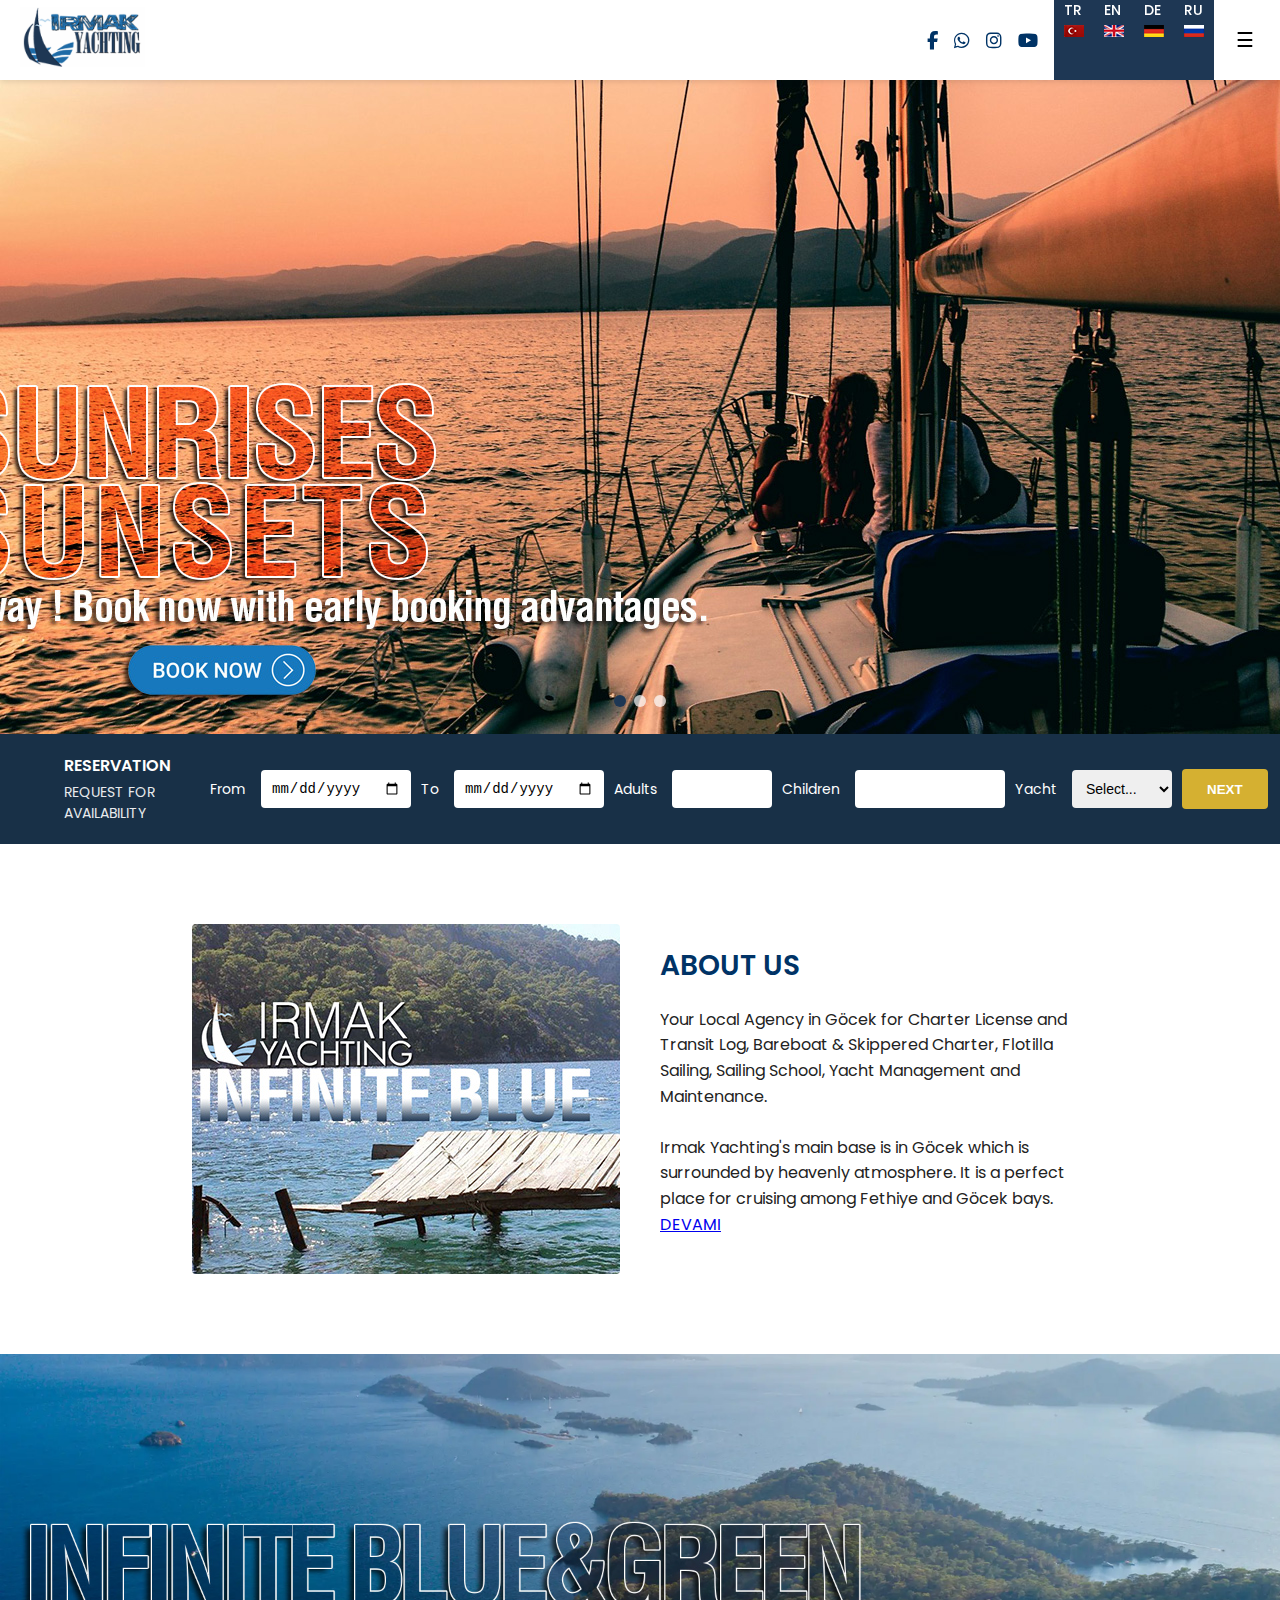
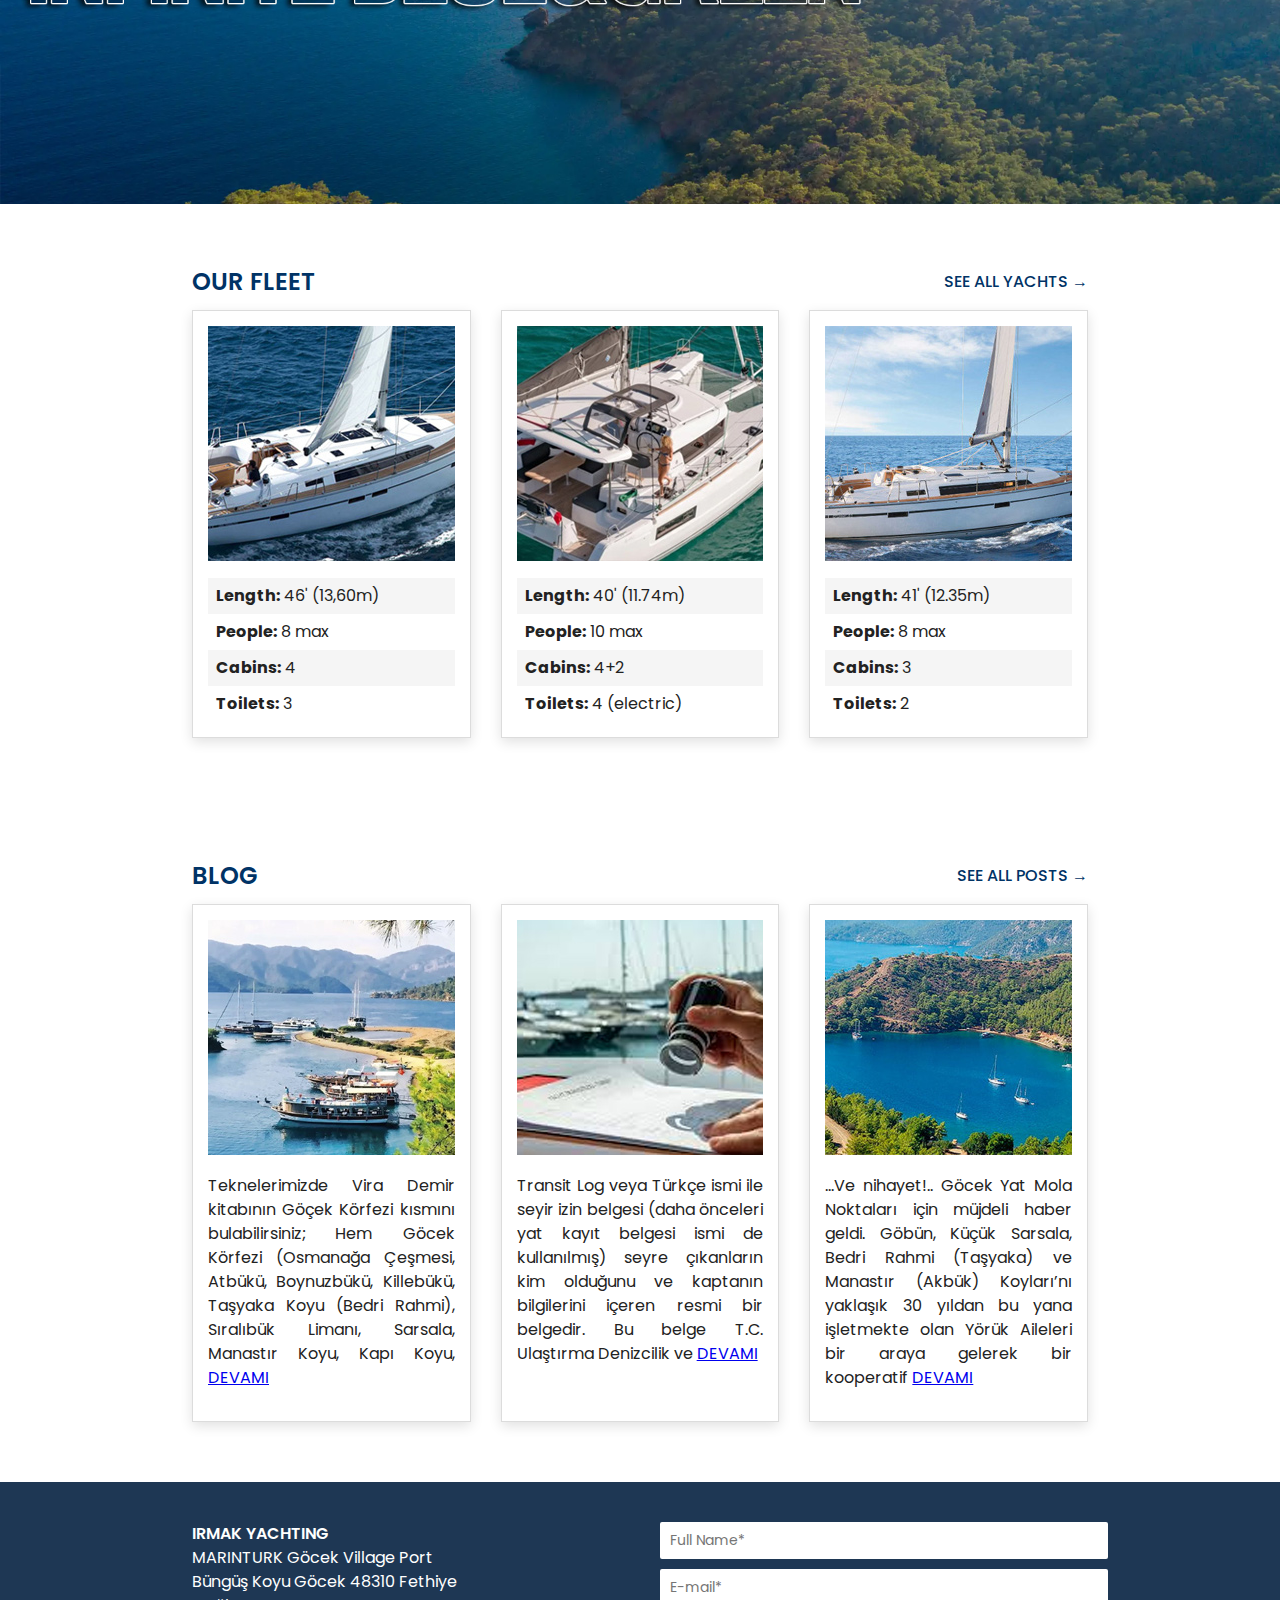
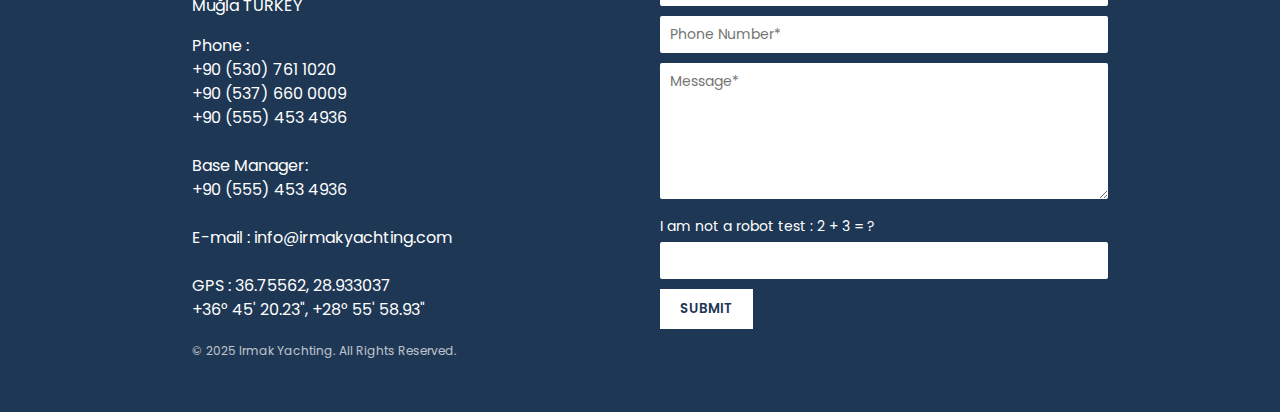
<file: irmak/index.html>
<!DOCTYPE html>
<html lang="tr">
  <head>
    <meta charset="UTF-8" />
    <meta name="viewport" content="width=device-width, initial-scale=1.0" />

    <!-- META TAGS (brief) -->
    <meta
      name="keywords"
      content="sailing, sailing school, RYA, Fethiye Yelken, Yelken okulu, Charter"
    />
    <meta name="author" content="Tolga Deniz – Creativeideai.com" />
    <meta
      name="description"
      content="Irmak Yachting – Göcek merkezli RYA sertifikalı yelken okulu ve yat kiralama hizmetleri."
    />
    <!-- OPEN GRAPH TAGS -->
    <meta
      property="og:title"
      content="Irmak Yachting – RYA Sailing School & Yacht Charter Göcek"
    />
    <meta
      property="og:description"
      content="Göcek merkezli RYA onaylı yelken okulu ve yat kiralama hizmetleri."
    />
    <meta
      property="og:image"
      content="https://www.irmakyachting.com/img/og-preview.jpg"
    />
    <meta property="og:image:width" content="1200" />
    <meta property="og:image:height" content="630" />
    <meta property="og:url" content="https://www.irmakyachting.com" />
    <meta property="og:type" content="website" />
    <meta property="og:locale" content="tr_TR" />
    <meta property="og:site_name" content="Irmak Yachting" />

    <!-- GOOGLE FONT (Poppins) -->
    <link
      href="https://fonts.googleapis.com/css2?family=Poppins:wght@300;400;500;600;700&display=swap"
      rel="stylesheet"
    />
    <link
      rel="stylesheet"
      href="https://cdnjs.cloudflare.com/ajax/libs/font-awesome/6.5.0/css/all.min.css"
    />
    <!-- FAVICON -->
    <link rel="icon" type="image/x-icon" href="favicon.ico" />

    <!-- ANA CSS -->
    <link rel="stylesheet" href="style/main.css" />

    <title>Irmak Yachting</title>
  </head>
  <body>
    <!-- SABİT MENU BAR -->
    <header id="main-header">
      <div class="header-inner">
        <!-- LOGO (LEFT) -->
        <div class="logo">
          <img src="img/irmak_yachting_logo.png" alt="Irmak Yachting Logo" />
        </div>

        <!-- DESKTOP MENU (CENTER) -->
        <nav class="main-nav">
          <a href="#">HOME</a>
          <a href="#">ABOUT US</a>
          <a href="#">FLEET</a>
          <a href="#">PRICES</a>
          <a href="#">RESERVATION</a>
          <a href="#">ROUTES</a>
          <a href="#">BLOG</a>
          <a href="#">CONTACT</a>
        </nav>

        <!-- SOCIAL + DİLLER + HAMBURGER (RIGHT) -->
        <div class="right-side">
          <div class="social">
            <a href="#" aria-label="Facebook"
              ><i class="fab fa-facebook-f"></i
            ></a>
            <a href="#" aria-label="WhatsApp"
              ><i class="fab fa-whatsapp"></i
            ></a>
            <a href="#" aria-label="Instagram"
              ><i class="fab fa-instagram"></i
            ></a>
            <a href="#" aria-label="YouTube"><i class="fab fa-youtube"></i></a>
          </div>
          <div class="langs">
            <span
              >TR<br />
              <img src="img/flags/tr.png" alt="Türkçe" />
            </span>
            <span
              >EN<br />
              <img src="img/flags/en.png" alt="English" />
            </span>
            <span
              >DE<br />
              <img src="img/flags/de.png" alt="Deutsch" />
            </span>
            <span
              >RU<br />
              <img src="img/flags/ru.png" alt="Русский" />
            </span>
          </div>

          <!-- HAMBURGER MENU (responsive) -->
          <button id="hamburger" aria-label="Menu">☰</button>
        </div>
      </div>

      <!-- MOBILE MENU -->
      <nav id="mobile-nav">
        <a href="#">HOME</a>
        <a href="#">ABOUT US</a>
        <a href="#">FLEET</a>
        <a href="#">PRICES</a>
        <a href="#">RESERVATION</a>
        <a href="#">ROUTES</a>
        <a href="#">BLOG</a>
        <a href="#">CONTACT</a>
      </nav>
    </header>

    <!-- MAIN SLIDER -->
    <section id="slider">
      <div class="slide">
        <img src="img/irmak_yacht_charter.jpg" alt="Irmak Yacht Charter" />
      </div>
      <div class="slide">
        <img src="img/gocek_fethiye.jpg" alt="Göcek Fethiye" />
      </div>
      <div class="slide">
        <img
          src="img/irmak_RYA_sailing_school.jpg"
          alt="Irmak RYA Sailing School"
        />
      </div>

      <!-- SLIDER DOTS -->
      <div id="dots"></div>
    </section>
    <!-- RESERVATION SECTION -->
    <section id="reservation-bar">
      <div class="reserv-container">
        <div class="reserv-left">
          <h2b>RESERVATION</h2b>
          <p>REQUEST FOR AVAILABILITY</p>
        </div>

        <form class="reserv-form">
          <label>From</label>
          <input type="date" />

          <label>To</label>
          <input type="date" />

          <label>Adults</label>
          <input type="number" min="1" />

          <label>Children</label>
          <input type="number" min="0" />

          <label>Yacht</label>
          <select>
            <option>Select...</option>
          </select>

          <button class="reserv-btn">NEXT</button>
        </form>
      </div>
    </section>

    <section id="about" class="about-section">
      <!-- Sol taraf: tam yükseklik görsel -->
      <div class="about-left">
        <img src="img/about_us.jpg" alt="Irmak Yachting – About Us" />
      </div>

      <!-- Sağ taraf: metin -->
      <div class="about-right">
        <h2>ABOUT US</h2>
        <p>
          Your Local Agency in Göcek for Charter License and Transit Log,
          Bareboat &amp; Skippered Charter, Flotilla Sailing, Sailing School,
          Yacht Management and Maintenance.<br /><br />
          Irmak Yachting's main base is in Göcek which is surrounded by heavenly
          atmosphere. It is a perfect place for cruising among Fethiye and Göcek
          bays.
          <a href="#">DEVAMI</a>
        </p>
      </div>
    </section>

    <!-- SECTION 3 – PARALLAX IMAGE -->
    <section id="parallax"></section>

    <!-- SECTION 2 – OUR FLEET -->
    <section id="fleet" class="section">
      <div class="fleet-header">
        <h2>OUR FLEET</h2>
        <a href="yachts.html" class="view-all">SEE ALL YACHTS →</a>
      </div>

      <div class="fleet-grid">
        <!-- KOLON 1 -->
        <article class="fleet-item">
          <div class="fleet-img-wrapper">
            <img
              src="img/bavaria_cruiser_46_orion.jpg"
              alt="Bavaria CRUISER 46 - Orion"
            />
          </div>
          <ul>
            <li><strong>Length:</strong> 46' (13,60m)</li>
            <li><strong>People:</strong> 8 max</li>
            <li><strong>Cabins:</strong> 4</li>
            <li><strong>Toilets:</strong> 3</li>
          </ul>
        </article>

        <!-- KOLON 2 -->
        <article class="fleet-item">
          <div class="fleet-img-wrapper">
            <img src="img/lagoon_40_falcon.jpg" alt="Lagoon 40 - Falcon" />
          </div>
          <ul>
            <li><strong>Length:</strong> 40' (11.74m)</li>
            <li><strong>People:</strong> 10 max</li>
            <li><strong>Cabins:</strong> 4+2</li>
            <li><strong>Toilets:</strong> 4 (electric)</li>
          </ul>
        </article>

        <!-- KOLON 3 -->
        <article class="fleet-item">
          <div class="fleet-img-wrapper">
            <img
              src="img/bavaria_cruiser_cadenza_41.jpg"
              alt="Bavaria Cruiser 41 - Cadenza"
            />
          </div>
          <ul>
            <li><strong>Length:</strong> 41' (12.35m)</li>
            <li><strong>People:</strong> 8 max</li>
            <li><strong>Cabins:</strong> 3</li>
            <li><strong>Toilets:</strong> 2</li>
          </ul>
        </article>
      </div>
    </section>
    <!-- SECTION 3 – PARALLAX IMAGE -->
    <section id="parallax2"></section>
    <!-- SECTION 4 – BLOG -->
    <section id="blog" class="section">
      <div class="blog-header">
        <h2>BLOG</h2>
        <a href="blog.html" class="view-all-blog">SEE ALL POSTS →</a>
      </div>

      <div class="blog-grid">
        <!-- KOLON 1 -->
        <article class="blog-item">
          <div class="blog-img-wrapper">
            <img src="img/gocek_koylari.jpg" alt="Göcek Koyları Hakkinda" />
          </div>
          <p>
            Teknelerimizde Vira Demir kitabının Göçek Körfezi kısmını
            bulabilirsiniz; Hem Göcek Körfezi (Osmanağa Çeşmesi, Atbükü,
            Boynuzbükü, Killebükü, Taşyaka Koyu (Bedri Rahmi), Sıralıbük Limanı,
            Sarsala, Manastır Koyu, Kapı Koyu, <a href="#">DEVAMI</a>
          </p>
        </article>

        <!-- KOLON 2 -->
        <article class="blog-item">
          <div class="blog-img-wrapper">
            <img src="img/transit_log.jpg" alt="Transit Log" />
          </div>
          <p>
            Transit Log veya Türkçe ismi ile seyir izin belgesi (daha önceleri
            yat kayıt belgesi ismi de kullanılmış) seyre çıkanların kim olduğunu
            ve kaptanın bilgilerini içeren resmi bir belgedir. Bu belge T.C.
            Ulaştırma Denizcilik ve <a href="#">DEVAMI</a>
          </p>
        </article>

        <!-- KOLON 3 -->
        <article class="blog-item">
          <div class="blog-img-wrapper">
            <img src="img/gocek_koylari2.jpg" alt="Göcek Koylarına Çözüm" />
          </div>
          <p>
            …Ve nihayet!.. Göcek Yat Mola Noktaları için müjdeli haber geldi.
            Göbün, Küçük Sarsala, Bedri Rahmi (Taşyaka) ve Manastır (Akbük)
            Koyları’nı yaklaşık 30 yıldan bu yana işletmekte olan Yörük Aileleri
            bir araya gelerek bir kooperatif <a href="#">DEVAMI</a>
          </p>
        </article>
      </div>
    </section>
    <!-- BACK TO TOP ARROW -->
    <div id="backToTop">
      <span class="arrow-up">▲</span>
    </div>
    <!-- FOOTER -->
    <!-- FOOTER -->
    <footer id="footer">
      <div class="footer-inner">
        <!-- KOLON 1: ADRES -->
        <div class="footer-col">
          <h3b>IRMAK YACHTING</h3b>
          <p>
            MARINTURK Göcek Village Port<br />
            Büngüş Koyu Göcek 48310 Fethiye<br />
            Muğla TURKEY
          </p>

          <p>
            Phone :<br />
            +90 (530) 761 1020<br />
            +90 (537) 660 0009<br />
            +90 (555) 453 4936<br /><br />

            Base Manager:<br />
            +90 (555) 453 4936<br /><br />

            E-mail : info@irmakyachting.com<br /><br />

            GPS : 36.75562, 28.933037<br />
            +36° 45' 20.23", +28° 55' 58.93"
          </p>

          <p class="copyright">© 2025 Irmak Yachting. All Rights Reserved.</p>
        </div>

        <!-- KOLON 2: FORM -->
        <div class="footer-col">
          <form>
            <input
              type="text"
              name="fullname"
              placeholder="Full Name*"
              required
            />
            <input type="email" name="email" placeholder="E-mail*" required />
            <input
              type="text"
              name="phone"
              placeholder="Phone Number*"
              required
            />
            <textarea name="message" placeholder="Message*" required></textarea>

            <label for="captcha">I am not a robot test : 2 + 3 = ?</label>
            <input type="text" id="captcha" name="captcha" required />

            <button type="submit">SUBMIT</button>
          </form>
        </div>
      </div>
    </footer>

    <!-- ANA JS -->
    <script src="style/script.js"></script>
  </body>
</html>
</file>
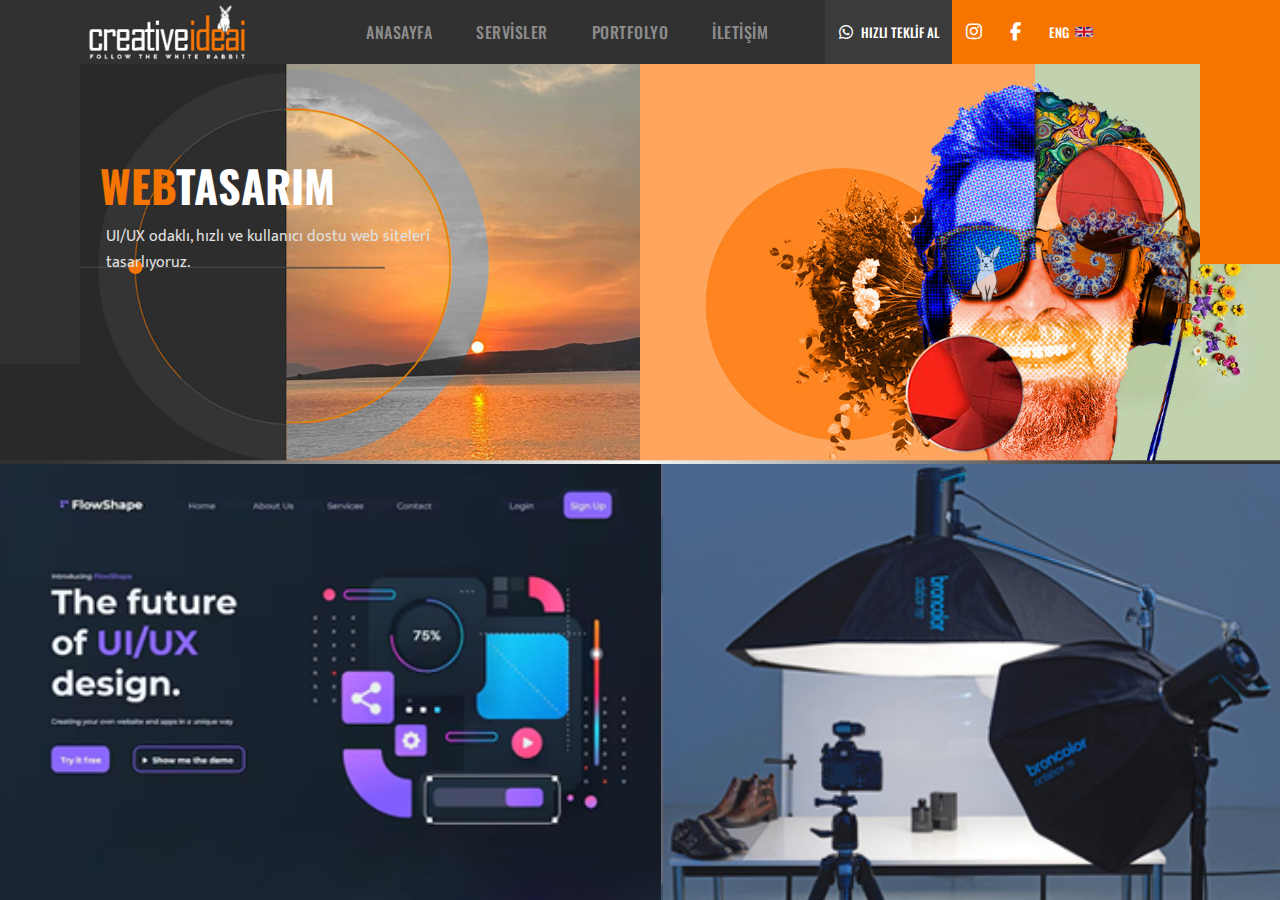
<file: test/index.html>
<!DOCTYPE html>
<html lang="tr">
  <head>
    <!-- ================= BASICS ================= -->
    <meta charset="UTF-8" />
    <meta http-equiv="X-UA-Compatible" content="IE=edge" />
    <meta name="viewport" content="width=device-width, initial-scale=1.0" />

    <title>Creative Ideai Design Studio | Web, Marka & Grafik Tasarım</title>

    <meta
      name="description"
      content="Creative Ideai Design Studio; web tasarım, marka tasarımı ve grafik tasarım alanlarında özgün, UI/UX odaklı ve yaratıcı çözümler sunar."
    />

    <meta name="robots" content="index, follow" />
    <meta name="author" content="Creative Ideai Design Studio" />

    <!-- ================= CANONICAL ================= -->
    <link rel="canonical" href="https://www.creativeideai.com/" />

    <!-- ================= OPEN GRAPH (SOCIAL) ================= -->
    <meta property="og:type" content="website" />
    <meta property="og:title" content="Creative Ideai Design Studio" />
    <meta
      property="og:description"
      content="Web, marka ve grafik tasarım alanlarında yaratıcı, özgün ve etkili çözümler."
    />
    <meta property="og:url" content="https://www.creativeideai.com/" />
    <meta
      property="og:image"
      content="https://www.creativeideai.com/img/og.jpg"
    />
    <meta property="og:site_name" content="Creative Ideai" />
    <meta property="og:locale" content="tr_TR" />

    <!-- ================= TWITTER CARD ================= -->
    <meta name="twitter:card" content="summary_large_image" />
    <meta name="twitter:title" content="Creative Ideai Design Studio" />
    <meta
      name="twitter:description"
      content="Web, marka ve grafik tasarım alanlarında yaratıcı çözümler."
    />
    <meta
      name="twitter:image"
      content="https://www.creativeideai.com/img/og.jpg"
    />

    <!-- ================= FAVICONS ================= -->
    <link rel="icon" href="favicon.ico" />
    <link rel="apple-touch-icon" sizes="180x180" href="/apple-touch-icon.png" />

    <!-- ================= FONTS ================= -->
    <link rel="preconnect" href="https://fonts.googleapis.com" />
    <link rel="preconnect" href="https://fonts.gstatic.com" crossorigin />
    <link
      href="https://fonts.googleapis.com/css2?family=Mukta+Vaani:wght@200;300;400;500;600;700;800&family=Oswald:wght@500;700&family=Roboto:wght@500&display=swap"
      rel="stylesheet"
    />

    <!-- ================= ICON LIBRARY ================= -->
    <link
      rel="stylesheet"
      href="https://cdnjs.cloudflare.com/ajax/libs/font-awesome/6.5.1/css/all.min.css"
    />

    <!-- ================= STYLES ================= -->
    <link rel="stylesheet" href="style/desktop.css" />
    <!-- ================= SCRIPT ================= -->
    <script src="style/desktop.js" defer></script>
  </head>

  <body>
    <header class="header">
      <div class="h-left-gap"></div>

      <div class="h-logo">
        <img
          src="img/creativeideai_logo_light.png"
          alt="Logo"
          class="logo-desktop"
        />
        <img
          src="img/creativeideai_logo_light_small.png"
          alt="Logo"
          class="logo-mobile"
        />
      </div>

      <!-- HAMBURGER -->
      <button class="hamburger" aria-label="Menu">
        <span></span>
        <span></span>
        <span></span>
      </button>

      <nav class="h-menu" id="hMenu">
        <a href="#">ANASAYFA</a>

        <div class="services">
          <button class="services-toggle" type="button">SERVİSLER</button>

          <div class="dropdown">
            <a href="#web">WEB TASARIM</a>
            <a href="#brand">MARKA TASARIMI</a>
            <a href="#graphic">GRAFİK TASARIM</a>
          </div>
        </div>

        <a href="#">PORTFOLYO</a>
        <a href="#">İLETİŞİM</a>
      </nav>

      <!-- WHATSAPP -->
      <div class="h-whatsapp">
        <i class="fa-brands fa-whatsapp"></i>
        <span>HIZLI TEKLİF AL</span>
      </div>

      <!-- SOSYAL + DİL -->
      <div class="h-social-lang">
        <i class="fa-brands fa-instagram"></i>
        <i class="fa-brands fa-facebook-f"></i>

        <div class="lang-inline">
          <a href="pages/en/index_en.html"
            ><span class="lang-item">
              ENG <img src="img/en.png" alt="EN" /> </span
          ></a>
        </div>
      </div>

      <div class="h-right-gap"></div>
    </header>

    <section class="hero">
      <div class="hero-left">
        <img src="img/target.jpg" />
        <div class="hero-caption-left">
          <div class="hero-text active">
            <h1>
              <span class="t-web">WEB</span
              ><span class="t-design">TASARIM  &nbsp;&nbsp;&nbsp;&nbsp;&nbsp;&nbsp;&nbsp;&nbsp;&nbsp;&nbsp;</span>
            </h1>
            <p>
              UI/UX odaklı, hızlı ve kullanıcı dostu web siteleri tasarlıyoruz.
            </p>
          </div>
          <div class="hero-text">
            <h1>
              <span class="t-web">MARKA</span
              ><span class="t-design">TASARIM</span>
            </h1>
            <p>
              Startup’lar için tutarlı ve güçlü marka ve kurumsal kimlikleri
              tasarlıyoruz.
            </p>
          </div>
          <div class="hero-text">
            <h1>
              <span class="t-web">GRAFİK</span
              ><span class="t-design">TASARIM</span>
            </h1>
            <p>
              Markaya özel, yaratıcı ve alışılmışın dışında grafik tasarımlar
              üretiyoruz.
            </p>
          </div>
        </div>
      </div>
      <div class="hero-right">
        <img src="img/design.jpg" />
        <div class="hero-caption-right"></div>
      </div>
    </section>

    <!-- ================= CAROUSEL ================= -->
    <section class="carousel">
      <div class="carousel-track">
        <div class="carousel-item big">
          <img src="img/web_design.png" alt="WEB TASARIMI" />
          <span>WEB TASARIMI</span>
        </div>

        <div class="carousel-item small">
          <img src="img/photography.jpg" alt="FOTOĞRAF ÇEKİMİ" />
          <span>FOTOĞRAF ÇEKİMİ</span>
        </div>

        <div class="carousel-item big">
          <img src="img/brand_design.png" alt="MARKA TASARIMI" />
          <span>MARKA TASARIMI</span>
        </div>

        <div class="carousel-item small">
          <img src="img/video_production.jpg" alt="VİDEO PRODÜKSİYON" />
          <span>VİDEO PRODÜKSİYON</span>
        </div>

        <div class="carousel-item big">
          <img src="img/graphic_design.jpg" alt="GRAFİK TASARIM" />
          <span>GRAFİK TASARIM</span>
        </div>

        <div class="carousel-item small">
          <img src="img/music_production.jpg" alt="MÜZİK PRODÜKSİYON" />
          <span>MÜZİK PRODÜKSİYON</span>
        </div>
        <div class="carousel-item big">
          <img src="img/web_design.png" alt="WEB TASARIMI" />
          <span>WEB TASARIMI</span>
        </div>

        <div class="carousel-item small">
          <img src="img/photography.jpg" alt="FOTOĞRAF ÇEKİMİ" />
          <span>FOTOĞRAF ÇEKİMİ</span>
        </div>

        <div class="carousel-item big">
          <img src="img/brand_design.png" alt="MARKA TASARIMI" />
          <span>MARKA TASARIMI</span>
        </div>

        <div class="carousel-item small">
          <img src="img/video_production.jpg" alt="VİDEO PRODÜKSİYON" />
          <span>VİDEO PRODÜKSİYON</span>
        </div>

        <div class="carousel-item big">
          <img src="img/graphic_design.jpg" alt="GRAFİK TASARIM" />
          <span>GRAFİK TASARIM</span>
        </div>

        <div class="carousel-item small">
          <img src="img/music_production.jpg" alt="MÜZİK PRODÜKSİYON" />
          <span>MÜZİK PRODÜKSİYON</span>
        </div>
        <div class="carousel-item big">
          <img src="img/web_design.png" alt="WEB TASARIMI" />
          <span>WEB TASARIMI</span>
        </div>

        <div class="carousel-item small">
          <img src="img/photography.jpg" alt="FOTOĞRAF ÇEKİMİ" />
          <span>FOTOĞRAF ÇEKİMİ</span>
        </div>

        <div class="carousel-item big">
          <img src="img/brand_design.png" alt="MARKA TASARIMI" />
          <span>MARKA TASARIMI</span>
        </div>

        <div class="carousel-item small">
          <img src="img/video_production.jpg" alt="VİDEO PRODÜKSİYON" />
          <span>VİDEO PRODÜKSİYON</span>
        </div>

        <div class="carousel-item big">
          <img src="img/graphic_design.jpg" alt="GRAFİK TASARIM" />
          <span>GRAFİK TASARIM</span>
        </div>

        <div class="carousel-item small">
          <img src="img/music_production.jpg" alt="MÜZİK PRODÜKSİYON" />
          <span>MÜZİK PRODÜKSİYON</span>
        </div>
      </div>
    </section>
    <!-- ================= MOBILE SERVICES ================= -->
    <section class="m-services">
      <div class="service-card">
        <img src="img/web_design.png" alt="Web Tasarım" />
        <h3>Web Tasarım</h3>
        <p>Markaya özel, hızlı ve sade web çözümleri.</p>
      </div>

      <div class="service-card">
        <img src="img/brand_design.png" alt="Marka Tasarım" />
        <h3>Marka Tasarım</h3>
        <p>Kimlik, duruş ve bütünsel marka dili.</p>
      </div>

      <div class="service-card">
        <img src="img/graphic_design.jpg" alt="Grafik Tasarım" />
        <h3>Grafik Tasarım</h3>
        <p>Baskı ve dijital için güçlü görseller.</p>
      </div>
    </section>
  </body>
</html>
</file>
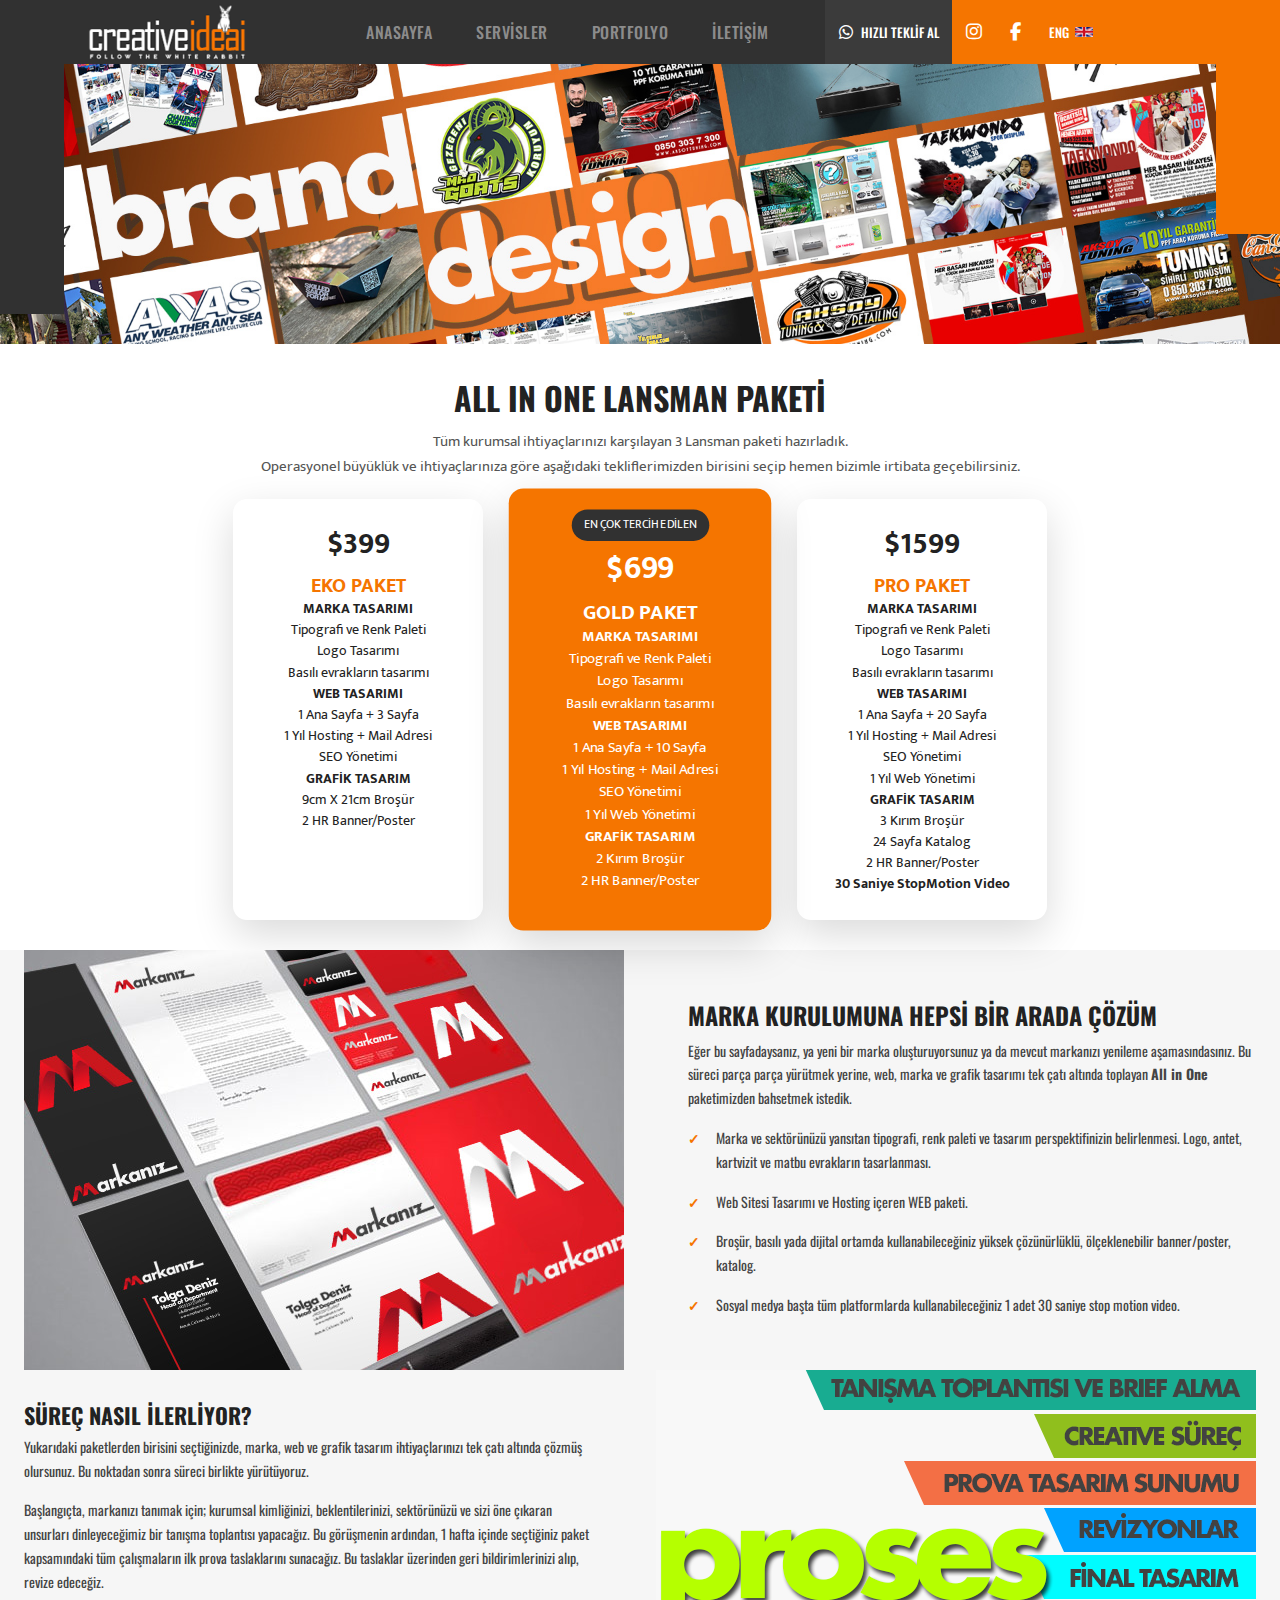
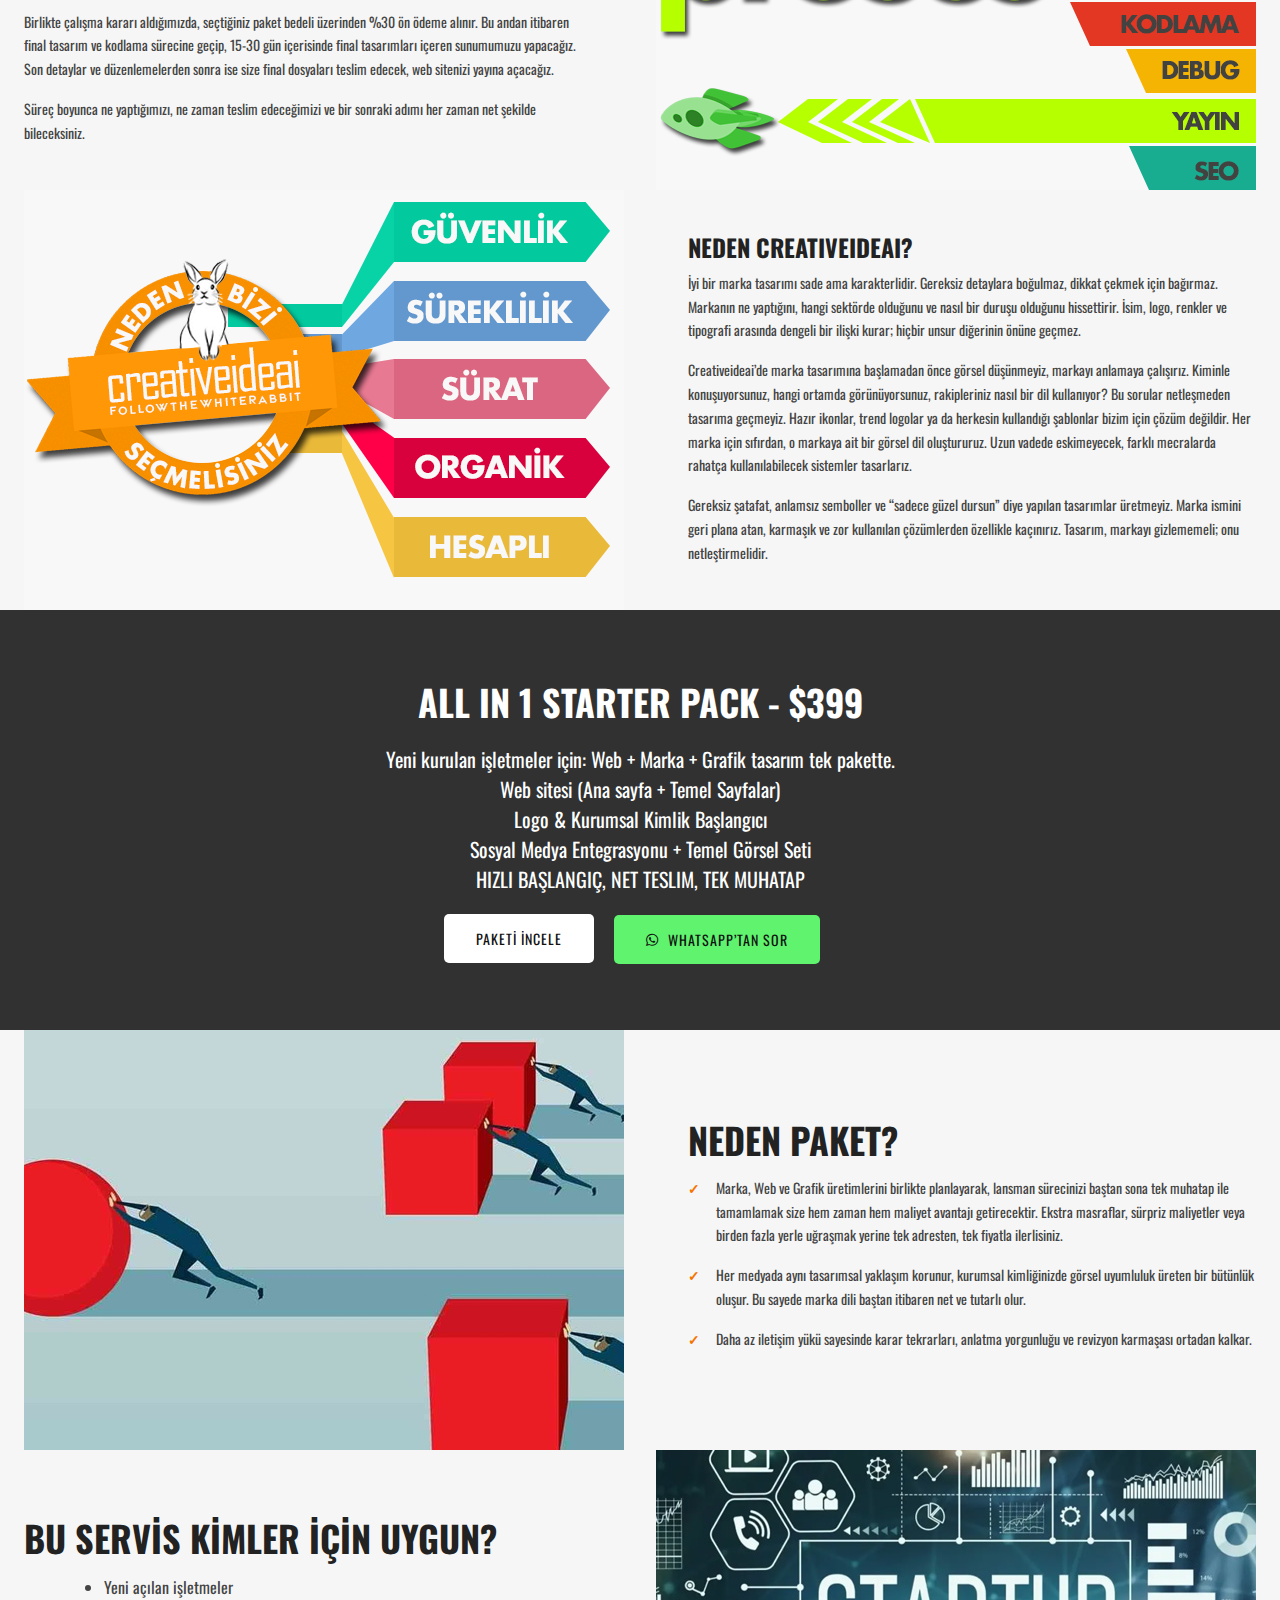
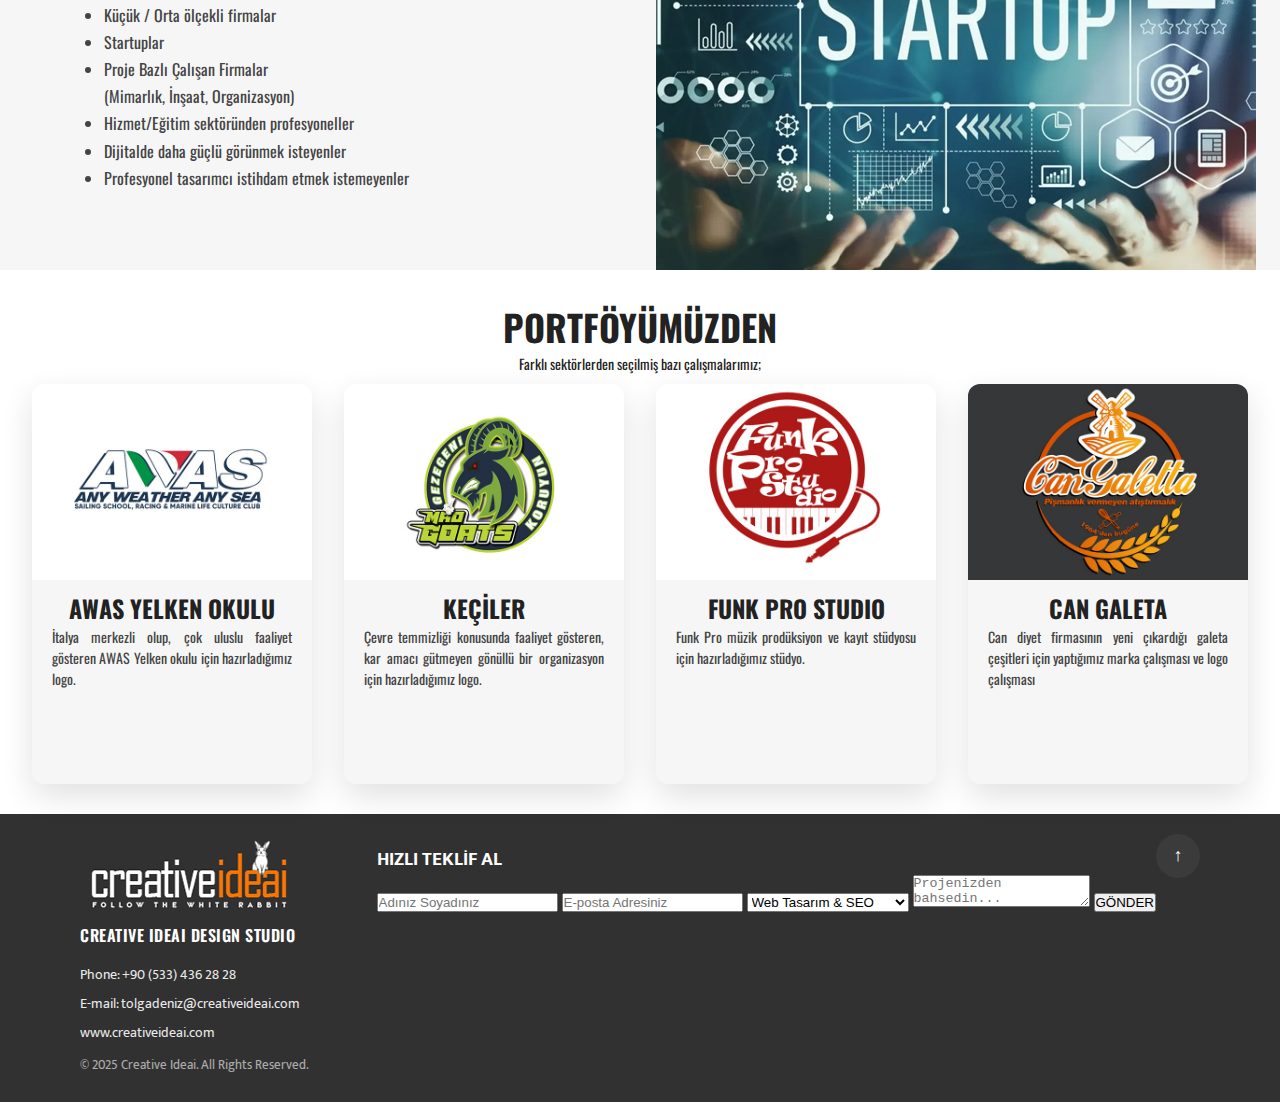
<file: test/pages/brand.html>
<!DOCTYPE html>
<html lang="tr">
  <head>
    <!-- ================= BASICS ================= -->
    <meta charset="UTF-8" />
    <meta http-equiv="X-UA-Compatible" content="IE=edge" />
    <meta name="viewport" content="width=device-width, initial-scale=1.0" />

    <title>Creative Ideai Design Studio | Web, Marka & Grafik Tasarım</title>

    <meta
      name="description"
      content="Creative Ideai Design Studio; web tasarım, marka tasarımı ve grafik tasarım alanlarında özgün, UI/UX odaklı ve yaratıcı çözümler sunar."
    />

    <meta name="robots" content="index, follow" />
    <meta name="author" content="Creative Ideai Design Studio" />

    <!-- ================= CANONICAL ================= -->
    <link rel="canonical" href="https://www.creativeideai.com/" />

    <!-- ================= OPEN GRAPH (SOCIAL) ================= -->
    <meta property="og:type" content="website" />
    <meta property="og:title" content="Creative Ideai Design Studio" />
    <meta
      property="og:description"
      content="Web, marka ve grafik tasarım alanlarında yaratıcı, özgün ve etkili çözümler."
    />
    <meta property="og:url" content="https://www.creativeideai.com/" />
    <meta
      property="og:image"
      content="https://www.creativeideai.com/img/og.jpg"
    />
    <meta property="og:site_name" content="Creative Ideai" />
    <meta property="og:locale" content="tr_TR" />

    <!-- ================= TWITTER CARD ================= -->
    <meta name="twitter:card" content="summary_large_image" />
    <meta name="twitter:title" content="Creative Ideai Design Studio" />
    <meta
      name="twitter:description"
      content="Web, marka ve grafik tasarım alanlarında yaratıcı çözümler."
    />
    <meta
      name="twitter:image"
      content="https://www.creativeideai.com/img/og.jpg"
    />

    <!-- ================= FAVICONS ================= -->
    <link rel="icon" href="../favicon.ico" />
    <link rel="apple-touch-icon" sizes="180x180" href="/apple-touch-icon.png" />

    <!-- ================= FONTS ================= -->
    <link rel="preconnect" href="https://fonts.googleapis.com" />
    <link rel="preconnect" href="https://fonts.gstatic.com" crossorigin />
    <link
      href="https://fonts.googleapis.com/css2?family=Mukta+Vaani:wght@200;300;400;500;600;700;800&family=Oswald:wght@500;700&family=Roboto:wght@500&display=swap"
      rel="stylesheet"
    />

    <!-- ================= ICON LIBRARY ================= -->
    <link
      rel="stylesheet"
      href="https://cdnjs.cloudflare.com/ajax/libs/font-awesome/6.5.1/css/all.min.css"
    />

    <!-- ================= STYLES ================= -->
    <link rel="stylesheet" href="../style/desktop.css" />
    <link rel="stylesheet" href="pages_style/pages.css" />
    <!-- ================= SCRIPT ================= -->
    <script src="../style/desktop.js" defer></script>
  </head>
  <body>
    <div class="page-wrapper">
      <header class="header">
        <div class="h-left-gap"></div>

        <div class="h-logo">
          <img
            src="../img/creativeideai_logo_light.png"
            alt="Logo"
            class="logo-desktop"
          />
          <img
            src="../img/creativeideai_logo_light_small.png"
            alt="Logo"
            class="logo-mobile"
          />
        </div>

        <!-- HAMBURGER -->
        <button class="hamburger" aria-label="Menu">
          <span></span>
          <span></span>
          <span></span>
        </button>

        <nav class="h-menu" id="hMenu">
          <a href="../index.html">ANASAYFA</a>

          <div class="services">
            <button class="services-toggle" type="button">SERVİSLER</button>

            <div class="dropdown">
              <a href="web.html">WEB TASARIM</a>
              <a href="#">MARKA TASARIMI</a>
              <a href="graphic.html">GRAFİK TASARIM</a>
            </div>
          </div>

          <a href="portfolio.html">PORTFOLYO</a>
          <a href="#footer">İLETİŞİM</a>
        </nav>

        <!-- WHATSAPP -->
        <div class="h-whatsapp">
          <a href="https://wa.me/905334362828" class="h-whatsapp">
            <i class="fa-brands fa-whatsapp"></i>
            <span>HIZLI TEKLİF AL </span></a
          >
        </div>

        <!-- SOSYAL + DİL -->
        <div class="h-social-lang">
          <i class="fa-brands fa-instagram"></i>
          <i class="fa-brands fa-facebook-f"></i>

          <div class="lang-inline">
            <a href="en/pages_en/web.html"
              ><span class="lang-item">
                ENG <img src="../img/flag_en.png" alt="EN" /> </span
            ></a>
          </div>
        </div>
        <div class="h-right-gap"></div>
      </header>

      <section class="hero_single">
        <img src="../img/hero_brand_design.jpg" alt="Hero Image" />

        <div class="hero-caption-left"></div>
        <div class="hero-caption-right"></div>
      </section>
      <!---------------------------------------------------
------------------------ ALL IN ONE OFFERS ----------
----------------------------------------------------->
      <section class="offer-section">
        <h2>ALL IN ONE LANSMAN PAKETİ</h2>
        <p class="offer-sub">
          Tüm kurumsal ihtiyaçlarınızı karşılayan 3 Lansman paketi hazırladık.
          <br />Operasyonel büyüklük ve ihtiyaçlarınıza göre aşağıdaki
          tekliflerimizden birisini seçip hemen bizimle irtibata geçebilirsiniz.
        </p>

        <div class="offer-row">
          <!-- ANA PAKETLER -->
          <div class="offer-cards">
            <!-- EKO -->
            <div class="offer-card offer-card-brand">
              <h3>$399</h3>
              <h4>EKO PAKET</h4>
              <ul>
                <li><strong>MARKA TASARIMI</strong></li>
                <ul>
                  <li>Tipografi ve Renk Paleti</li>
                  <li>Logo Tasarımı</li>
                  <li>Basılı evrakların tasarımı</li>
                </ul>
                <li><strong>WEB TASARIMI</strong></li>
                <ul>
                  <li>1 Ana Sayfa + 3 Sayfa</li>
                  <li>1 Yıl Hosting + Mail Adresi</li>
                  <li>SEO Yönetimi</li>
                </ul>
                <li><strong>GRAFİK TASARIM</strong></li>
                <ul>
                  <li>9cm X 21cm Broşür</li>
                  <li>2 HR Banner/Poster</li>
                </ul>
              </ul>
            </div>

            <!-- GOLD -->
            <div class="offer-card highlight offer-card-brand">
              <span class="badge">EN ÇOK TERCİH EDİLEN</span>
              <h3>$699</h3>
              <h4>GOLD PAKET</h4>
              <ul>
                <li><strong>MARKA TASARIMI</strong></li>
                <ul>
                  <li>Tipografi ve Renk Paleti</li>
                  <li>Logo Tasarımı</li>
                  <li>Basılı evrakların tasarımı</li>
                </ul>
                <li><strong>WEB TASARIMI</strong></li>
                <ul>
                  <li>1 Ana Sayfa + 10 Sayfa</li>
                  <li>1 Yıl Hosting + Mail Adresi</li>
                  <li>SEO Yönetimi</li>
                  <li>1 Yıl Web Yönetimi</li>
                </ul>
                <li><strong>GRAFİK TASARIM</strong></li>
                <ul>
                  <li>2 Kırım Broşür</li>
                  <li>2 HR Banner/Poster</li>
                </ul>
              </ul>
            </div>

            <!-- PRO -->
            <div class="offer-card offer-card-brand">
              <h3>$1599</h3>
              <h4>PRO PAKET</h4>
              <ul>
                <li><strong>MARKA TASARIMI</strong></li>
                <ul>
                  <li>Tipografi ve Renk Paleti</li>
                  <li>Logo Tasarımı</li>
                  <li>Basılı evrakların tasarımı</li>
                </ul>
                <li><strong>WEB TASARIMI</strong></li>
                <ul>
                  <li>1 Ana Sayfa + 20 Sayfa</li>
                  <li>1 Yıl Hosting + Mail Adresi</li>
                  <li>SEO Yönetimi</li>
                  <li>1 Yıl Web Yönetimi</li>
                </ul>
                <li><strong>GRAFİK TASARIM</strong></li>
                <ul>
                  <li>3 Kırım Broşür</li>
                  <li>24 Sayfa Katalog</li>
                  <li>2 HR Banner/Poster</li>
                  <li><strong>30 Saniye StopMotion Video</strong></li>
                </ul>
              </ul>
            </div>
          </div>
        </div>
      </section>
      <!-------------------------------------------------------
------------------ ALL IN ONE PACK -------------------
--------------------------------------------------------->
      <section class="split-section1 image-left" id="why-creativeideai">
        <div class="split-inner">
          <div class="split-image">
            <img
              src="../img/section_brand_all_in_one_.jpg"
              alt="Neden Creativeideai"
            />
          </div>

          <div class="split-content">
            <div class="split-content-inner brand">
              <h2>MARKA KURULUMUNA HEPSİ BİR ARADA ÇÖZÜM</h2>
              <p>
                Eğer bu sayfadaysanız, ya yeni bir marka oluşturuyorsunuz ya da
                mevcut markanızı yenileme aşamasındasınız. Bu süreci parça parça
                yürütmek yerine, web, marka ve grafik tasarımı tek çatı altında
                toplayan <strong>All in One</strong> paketimizden bahsetmek
                istedik.
              </p>

              <p class="check">
                Marka ve sektörünüzü yansıtan tipografi, renk paleti ve tasarım
                perspektifinizin belirlenmesi. Logo, antet, kartvizit ve matbu
                evrakların tasarlanması.
              </p>

              <p class="check">
                Web Sitesi Tasarımı ve Hosting içeren WEB paketi.
              </p>

              <p class="check">
                Broşür, basılı yada dijital ortamda kullanabileceğiniz yüksek
                çözünürlüklü, ölçeklenebilir banner/poster, katalog.
              </p>

              <p class="check">
                Sosyal medya başta tüm platformlarda kullanabileceğiniz 1 adet
                30 saniye stop motion video.
              </p>
            </div>
          </div>
        </div>
      </section>
      <!--------------------------------------------------------
------------------------ PROCESS -------------------------
--------------------------------------------------------->
      <section class="split-section2 image-right" id="process">
        <div class="split-inner">
          <div class="split-content">
            <div class="split-content-inner">
              <h1>SÜREÇ NASIL İLERLİYOR?</h1>

              <p>
                Yukarıdaki paketlerden birisini seçtiğinizde, marka, web ve
                grafik tasarım ihtiyaçlarınızı tek çatı altında çözmüş
                olursunuz. Bu noktadan sonra süreci birlikte yürütüyoruz.
              </p>
              <p>
                Başlangıçta, markanızı tanımak için; kurumsal kimliğinizi,
                beklentilerinizi, sektörünüzü ve sizi öne çıkaran unsurları
                dinleyeceğimiz bir tanışma toplantısı yapacağız. Bu görüşmenin
                ardından, 1 hafta içinde seçtiğiniz paket kapsamındaki tüm
                çalışmaların ilk prova taslaklarını sunacağız. Bu taslaklar
                üzerinden geri bildirimlerinizi alıp, revize edeceğiz.
              </p>
              <p>
                Birlikte çalışma kararı aldığımızda, seçtiğiniz paket bedeli
                üzerinden %30 ön ödeme alınır. Bu andan itibaren final tasarım
                ve kodlama sürecine geçip, 15-30 gün içerisinde final
                tasarımları içeren sunumumuzu yapacağız. Son detaylar ve
                düzenlemelerden sonra ise size final dosyaları teslim edecek,
                web sitenizi yayına açacağız.
              </p>
              <p>
                Süreç boyunca ne yaptığımızı, ne zaman teslim edeceğimizi ve bir
                sonraki adımı her zaman net şekilde bileceksiniz.
              </p>
            </div>
          </div>
          <div class="split-image">
            <img src="../img/sec_web_process.png" alt="Çalışma süreci" />
          </div>
        </div>
      </section>
      <!-------------------------------------------------------
------------------ WHY CREATIVE IDEAI -------------------
--------------------------------------------------------->

      <section class="split-section1 image-left" id="why-creativeideai">
        <div class="split-inner">
          <div class="split-image">
            <img src="../img/sec_web_why.png" alt="Neden Creativeideai" />
          </div>

          <div class="split-content">
            <div class="split-content-inner brand">
              <h2>NEDEN CREATIVEIDEAI?</h2>
              <p>
                İyi bir marka tasarımı sade ama karakterlidir. Gereksiz
                detaylara boğulmaz, dikkat çekmek için bağırmaz. Markanın ne
                yaptığını, hangi sektörde olduğunu ve nasıl bir duruşu olduğunu
                hissettirir. İsim, logo, renkler ve tipografi arasında dengeli
                bir ilişki kurar; hiçbir unsur diğerinin önüne geçmez.
              </p>
              <p>
                Creativeideai’de marka tasarımına başlamadan önce görsel
                düşünmeyiz, markayı anlamaya çalışırız. Kiminle konuşuyorsunuz,
                hangi ortamda görünüyorsunuz, rakipleriniz nasıl bir dil
                kullanıyor? Bu sorular netleşmeden tasarıma geçmeyiz. Hazır
                ikonlar, trend logolar ya da herkesin kullandığı şablonlar bizim
                için çözüm değildir. Her marka için sıfırdan, o markaya ait bir
                görsel dil oluştururuz. Uzun vadede eskimeyecek, farklı
                mecralarda rahatça kullanılabilecek sistemler tasarlarız.
              </p>
              <p>
                Gereksiz şatafat, anlamsız semboller ve “sadece güzel dursun”
                diye yapılan tasarımlar üretmeyiz. Marka ismini geri plana atan,
                karmaşık ve zor kullanılan çözümlerden özellikle kaçınırız.
                Tasarım, markayı gizlememeli; onu netleştirmelidir.
              </p>
            </div>
          </div>
        </div>
      </section>
      <!--------------------------------------------------------
---------------------- PARALLAX --------------------------
--------------------------------------------------------->
      <section class="starter-parallax">
        <div class="starter-overlay">
          <div class="starter-content">
            <h2>ALL IN 1 STARTER PACK - $399</h2>
            <p class="starter-sub">
              Yeni kurulan işletmeler için: Web + Marka + Grafik tasarım tek
              pakette.
            </p>

            <ul class="starter-list">
              <li>Web sitesi (Ana sayfa + Temel Sayfalar)</li>
              <li>Logo & Kurumsal Kimlik Başlangıcı</li>
              <li>Sosyal Medya Entegrasyonu + Temel Görsel Seti</li>
              <li>HIZLI BAŞLANGIÇ, NET TESLIM, TEK MUHATAP</li>
            </ul>

            <div class="starter-cta">
              <a href="pages/brand.html" class="starter-btn">Paketi İncele </a>
              <a
                href="https://wa.me/905334362828"
                class="starter-btn secondary"
              >
                <i class="fa-brands fa-whatsapp"> &nbsp</i> WhatsApp’tan Sor</a
              >
            </div>
          </div>
        </div>
      </section>
      <!--------------------------------------------------------
---------------------- NEDEN PAKET------------------------
--------------------------------------------------------->
      <section class="split-section1 image-left" id="neden-paket">
        <div class="split-inner">
          <div class="split-image">
            <img src="../img/sec_web_whypack.jpg" alt="Neden paket?" />
          </div>
          <div class="split-content">
            <div class="split-content-inner">
              <h2>NEDEN PAKET?</h2>

              <p class="check">
                Marka, Web ve Grafik üretimlerini birlikte planlayarak, lansman
                sürecinizi baştan sona tek muhatap ile tamamlamak size hem zaman
                hem maliyet avantajı getirecektir. Ekstra masraflar, sürpriz
                maliyetler veya birden fazla yerle uğraşmak yerine tek adresten,
                tek fiyatla ilerlisiniz.
              </p>
              <p class="check">
                Her medyada aynı tasarımsal yaklaşım korunur, kurumsal
                kimliğinizde görsel uyumluluk üreten bir bütünlük oluşur. Bu
                sayede marka dili baştan itibaren net ve tutarlı olur.
              </p>
              <p class="check">
                Daha az iletişim yükü sayesinde karar tekrarları, anlatma
                yorgunluğu ve revizyon karmaşası ortadan kalkar.
              </p>
            </div>
          </div>
        </div>
      </section>
      <!--------------------------------------------------------
------------------------ FOR WHOM ------------------------
--------------------------------------------------------->
      <section class="split-section2 image-right" id="kime-uygun">
        <div class="split-inner">
          <div class="split-content">
            <div class="split-content-inner">
              <h2>BU SERVİS KİMLER İÇİN UYGUN?</h2>

              <ul class="target-list">
                <li>Yeni açılan işletmeler</li>
                <li>Küçük / Orta ölçekli firmalar</li>
                <li>Startuplar</li>
                <li>
                  Proje Bazlı Çalışan Firmalar <br />(Mimarlık, İnşaat,
                  Organizasyon)
                </li>
                <li>Hizmet/Eğitim sektöründen profesyoneller</li>
                <li>Dijitalde daha güçlü görünmek isteyenler</li>
                <li>Profesyonel tasarımcı istihdam etmek istemeyenler</li>
              </ul>
            </div>
          </div>
          <div class="split-image">
            <img src="../img/sec_web_forwhom.jpg" alt="Kimler için uygun" />
          </div>
        </div>
      </section>
      <!--------------------------------------------------------
------------------------ PORTFOLIO -----------------------
--------------------------------------------------------->
      <section class="portfolio-teaser" id="portfolyo">
        <h2>PORTFÖYÜMÜZDEN</h2>
        <p class="portfolio-sub">
          Farklı sektörlerden seçilmiş bazı çalışmalarımız;
        </p>

        <div class="portfolio-grid">
          <div class="portfolio-card">
            <img src="../img/portfolio_brand_1.jpg" alt="AWAS" />
            <h2>AWAS YELKEN OKULU</h2>
            <p>
              İtalya merkezli olup, çok uluslu faaliyet gösteren AWAS Yelken
              okulu için hazırladığımız logo.
            </p>
          </div>
          <div class="portfolio-card">
            <img src="../img/portfolio_brand_2.jpg" alt="Keçiler" />
            <h2>KEÇİLER</h2>
            <p>
              Çevre temmizliği konusunda faaliyet gösteren, kar amacı gütmeyen
              gönüllü bir organizasyon için hazırladığımız logo.
            </p>
          </div>
          <div class="portfolio-card">
            <img src="../img/portfolio_brand_3.jpg" alt="Funk Pro" />
            <h2>FUNK PRO STUDIO</h2>
            <p>
              Funk Pro müzik prodüksiyon ve kayıt stüdyosu için hazırladığımız
              stüdyo.
            </p>
          </div>

          <div class="portfolio-card">
            <img src="../img/portfolio_brand_4.jpg" alt="Can Galeta" />
            <h2>CAN GALETA</h2>
            <p>
              Can diyet firmasının yeni çıkardığı galeta çeşitleri için
              yaptığımız marka çalışması ve logo çalışması
            </p>
          </div>
        </div>
      </section>
      <!--------------------------------------------------------
------------------------ FOOTER --------------------------
--------------------------------------------------------->
      <footer class="footer" id="footer">
        <div class="footer-inner">
          <div class="footer-left">
            <img
              src="../img/creativeideai_logo_light.png"
              alt="Creativeideai"
              class="footer-logo"
            />
            <h4>CREATIVE IDEAI DESIGN STUDIO</h4>
            <p>Phone: +90 (533) 436 28 28</p>
            <p>E-mail: tolgadeniz@creativeideai.com</p>
            <p>www.creativeideai.com</p>
            <p class="copyright">© 2025 Creative Ideai. All Rights Reserved.</p>
          </div>
          <div class="footer-right">
            <form
              id="contact-form"
              action="https://https://formspree.io/f/xojvdwgz"
              method="POST"
              class="footer-form"
            >
              <div
                id="form-status"
                style="margin-top: 10px; font-weight: bold"
              ></div>
              <h3>HIZLI TEKLİF AL</h3>
              <input
                type="text"
                name="name"
                placeholder="Adınız Soyadınız"
                required
              />
              <input
                type="email"
                name="email"
                placeholder="E-posta Adresiniz"
                required
              />
              <select name="hizmet">
                <option value="web">Web Tasarım & SEO</option>
                <option value="marka">Marka & Grafik Tasarım</option>
                <option value="qr-menu">Dinamik QR Menü</option>
              </select>
              <textarea
                name="message"
                placeholder="Projenizden bahsedin..."
                required
              ></textarea>
              <button type="submit" id="submit-btn">GÖNDER</button>
            </form>
            <a href="#top" class="back-to-top">↑</a>
          </div>
        </div>
      </footer>
    </div>
  </body>
</html>
</file>
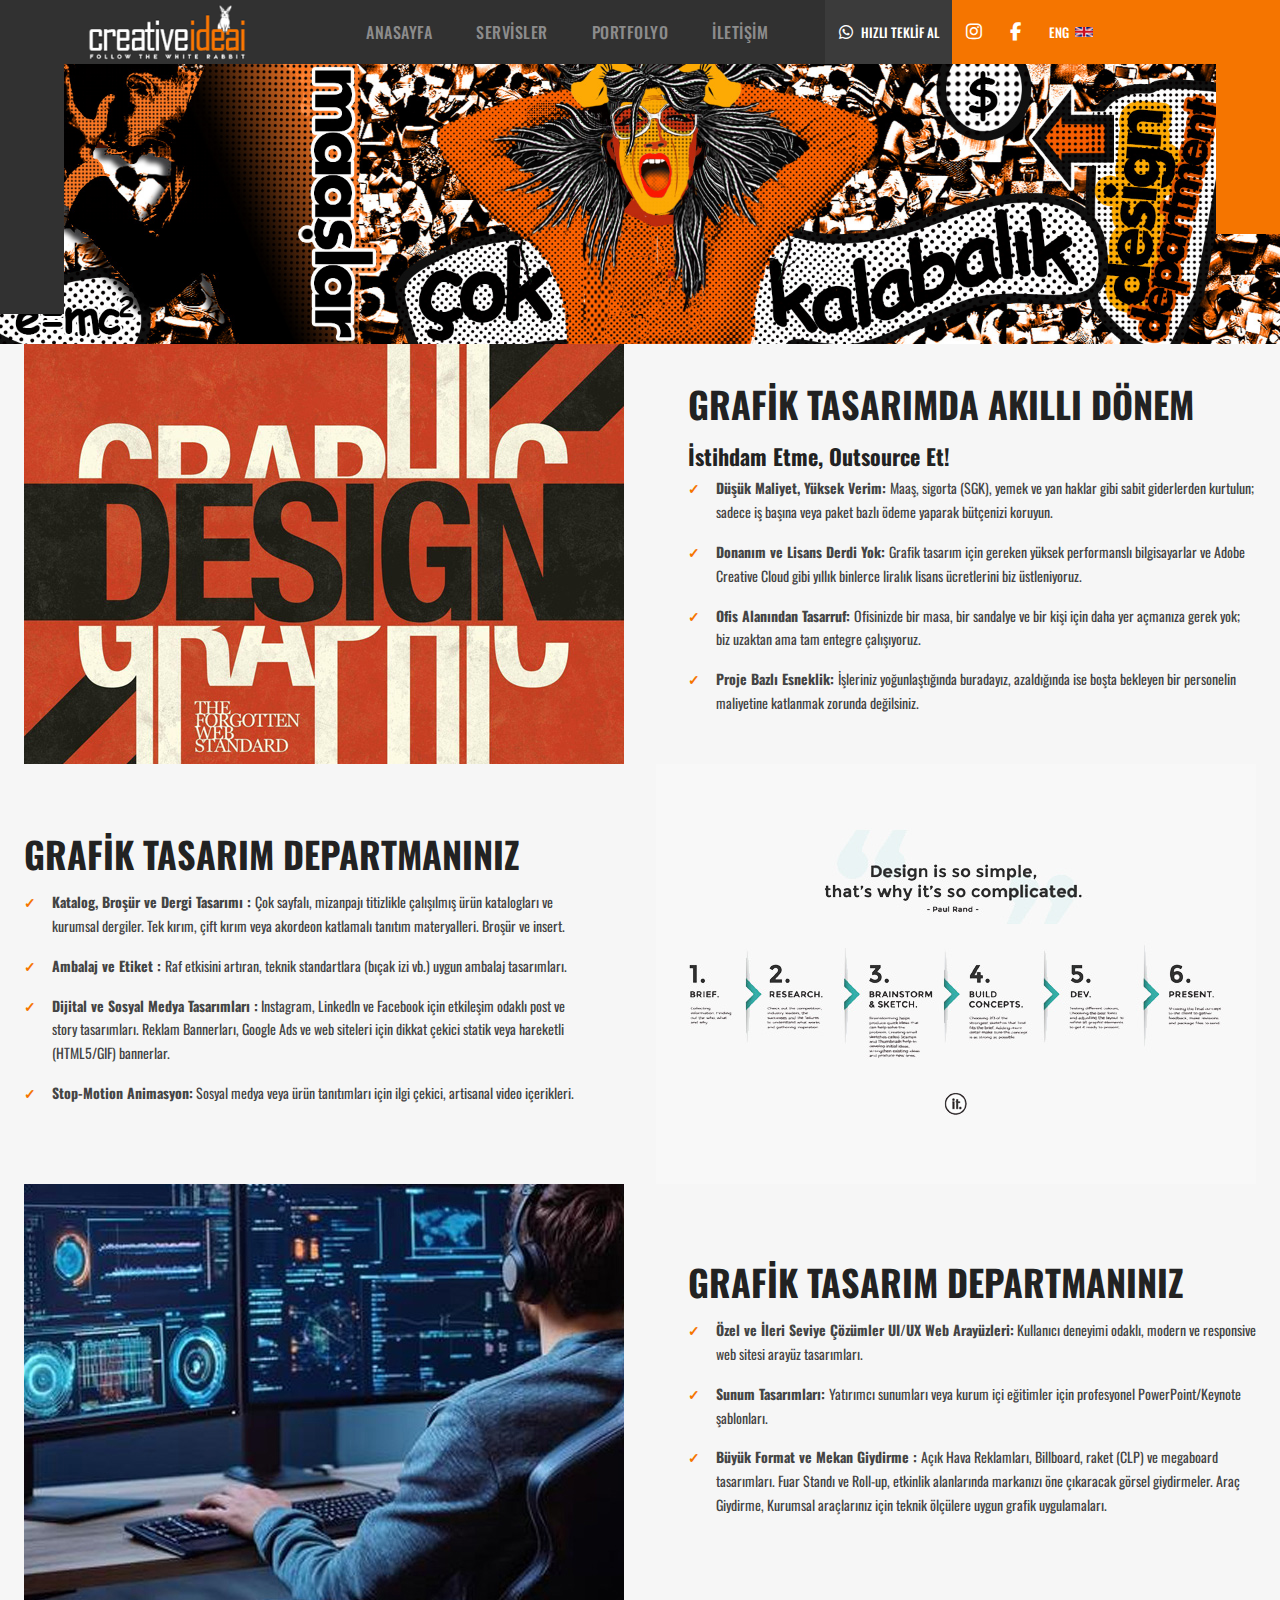
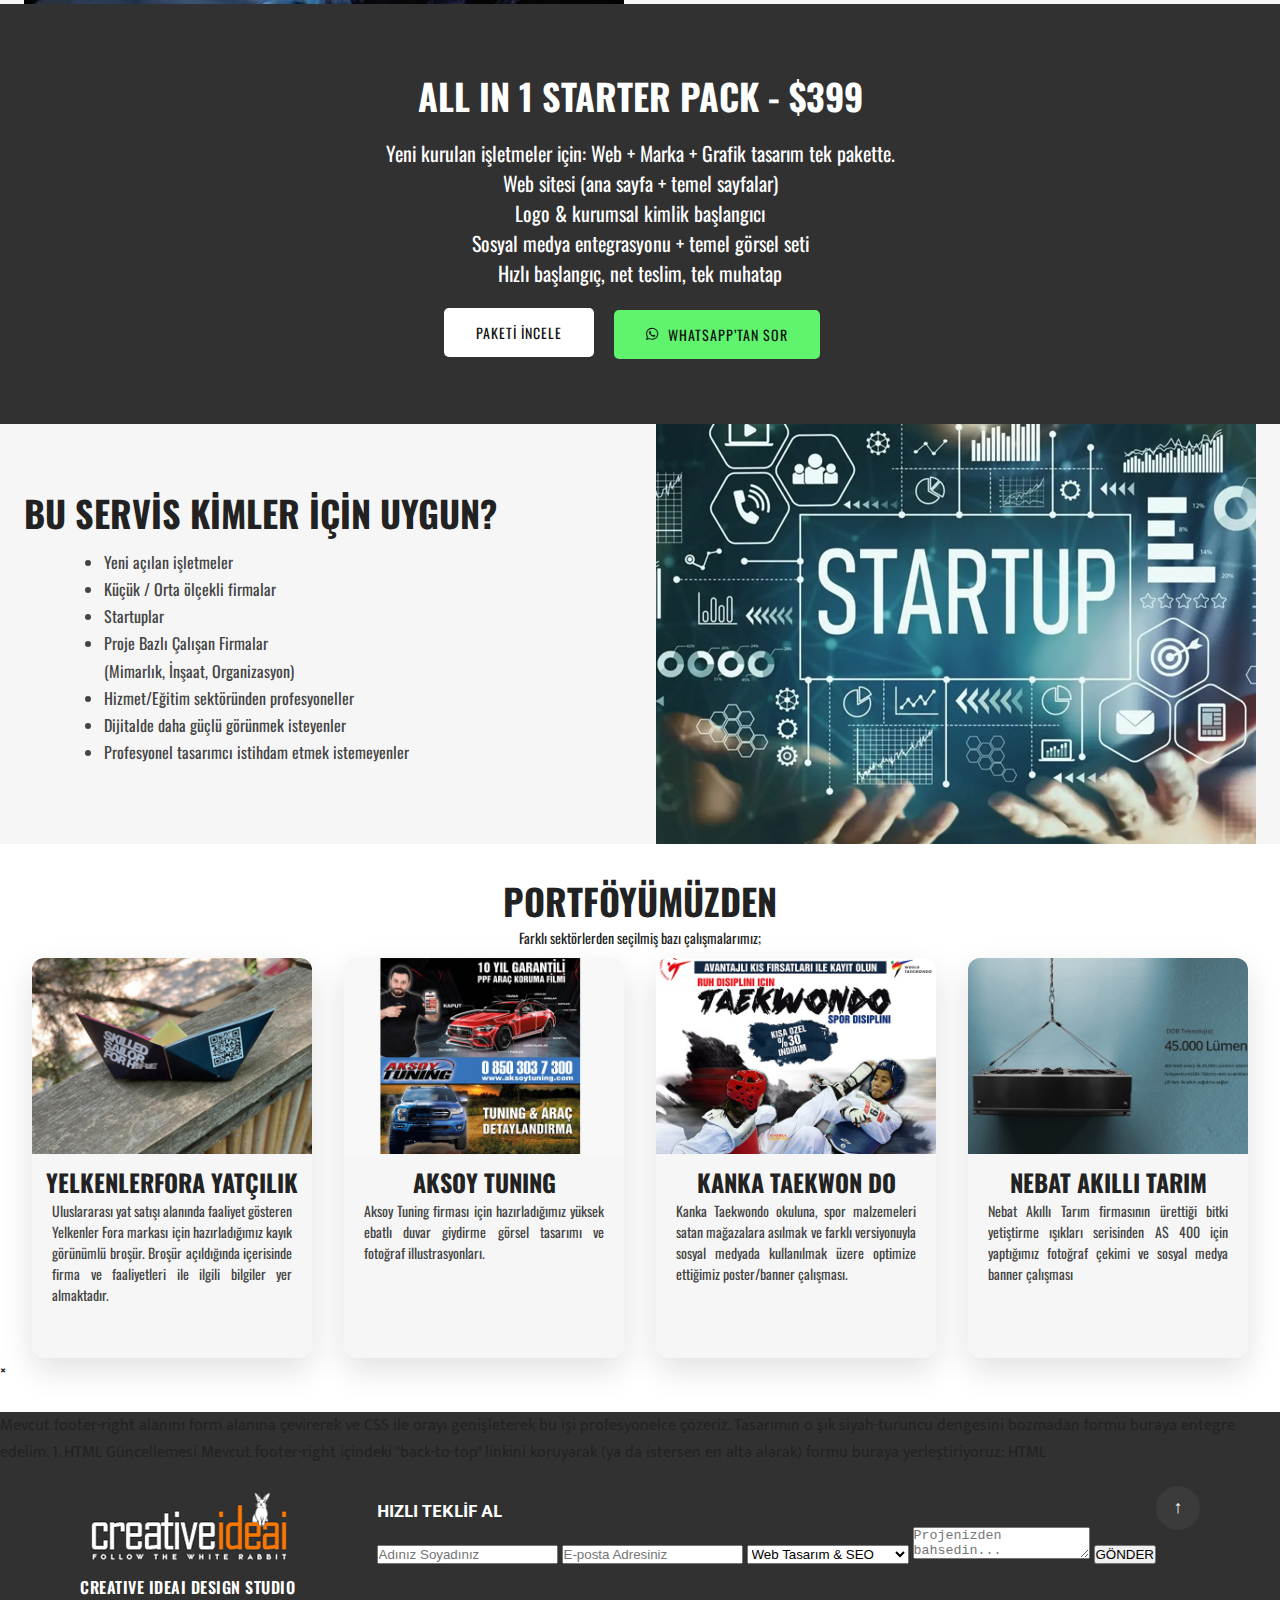
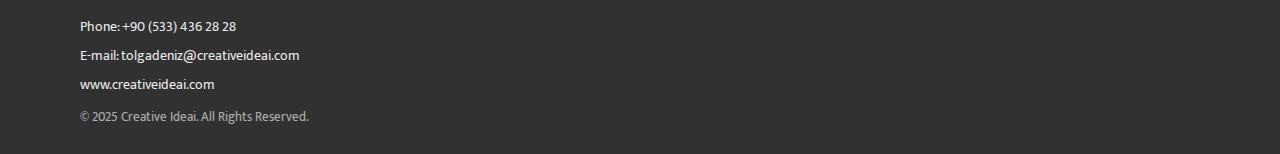
<file: test/pages/graphic.html>
<!DOCTYPE html>
<html lang="tr">
  <head>
    <!-- ================= BASICS ================= -->
    <meta charset="UTF-8" />
    <meta http-equiv="X-UA-Compatible" content="IE=edge" />
    <meta name="viewport" content="width=device-width, initial-scale=1.0" />

    <title>Creative Ideai Design Studio | Web, Marka & Grafik Tasarım</title>

    <meta
      name="description"
      content="Creative Ideai Design Studio; web tasarım, marka tasarımı ve grafik tasarım alanlarında özgün, UI/UX odaklı ve yaratıcı çözümler sunar."
    />

    <meta name="robots" content="index, follow" />
    <meta name="author" content="Creative Ideai Design Studio" />

    <!-- ================= CANONICAL ================= -->
    <link rel="canonical" href="https://www.creativeideai.com/" />

    <!-- ================= OPEN GRAPH (SOCIAL) ================= -->
    <meta property="og:type" content="website" />
    <meta property="og:title" content="Creative Ideai Design Studio" />
    <meta
      property="og:description"
      content="Web, marka ve grafik tasarım alanlarında yaratıcı, özgün ve etkili çözümler."
    />
    <meta property="og:url" content="https://www.creativeideai.com/" />
    <meta
      property="og:image"
      content="https://www.creativeideai.com/img/og.jpg"
    />
    <meta property="og:site_name" content="Creative Ideai" />
    <meta property="og:locale" content="tr_TR" />

    <!-- ================= TWITTER CARD ================= -->
    <meta name="twitter:card" content="summary_large_image" />
    <meta name="twitter:title" content="Creative Ideai Design Studio" />
    <meta
      name="twitter:description"
      content="Web, marka ve grafik tasarım alanlarında yaratıcı çözümler."
    />
    <meta
      name="twitter:image"
      content="https://www.creativeideai.com/img/og.jpg"
    />

    <!-- ================= FAVICONS ================= -->
    <link rel="icon" href="../favicon.ico" />
    <link rel="apple-touch-icon" sizes="180x180" href="/apple-touch-icon.png" />

    <!-- ================= FONTS ================= -->
    <link rel="preconnect" href="https://fonts.googleapis.com" />
    <link rel="preconnect" href="https://fonts.gstatic.com" crossorigin />
    <link
      href="https://fonts.googleapis.com/css2?family=Mukta+Vaani:wght@200;300;400;500;600;700;800&family=Oswald:wght@500;700&family=Roboto:wght@500&display=swap"
      rel="stylesheet"
    />

    <!-- ================= ICON LIBRARY ================= -->
    <link
      rel="stylesheet"
      href="https://cdnjs.cloudflare.com/ajax/libs/font-awesome/6.5.1/css/all.min.css"
    />

    <!-- ================= STYLES ================= -->
    <link rel="stylesheet" href="../style/desktop.css" />
    <link rel="stylesheet" href="pages_style/pages.css" />
    <!-- ================= SCRIPT ================= -->
    <script src="../style/desktop.js" defer></script>
  </head>
  <body>
    <div class="page-wrapper">
      <header class="header">
        <div class="h-left-gap"></div>

        <div class="h-logo">
          <img
            src="../img/creativeideai_logo_light.png"
            alt="Logo"
            class="logo-desktop"
          />
          <img
            src="../img/creativeideai_logo_light_small.png"
            alt="Logo"
            class="logo-mobile"
          />
        </div>

        <!-- HAMBURGER -->
        <button class="hamburger" aria-label="Menu">
          <span></span>
          <span></span>
          <span></span>
        </button>

        <nav class="h-menu" id="hMenu">
          <a href="../index.html">ANASAYFA</a>

          <div class="services">
            <button class="services-toggle" type="button">SERVİSLER</button>

            <div class="dropdown">
              <a href="web.html">WEB TASARIM</a>
              <a href="brand.html">MARKA TASARIMI</a>
              <a href="#">GRAFİK TASARIM</a>
            </div>
          </div>

          <a href="portfolio.html">PORTFOLYO</a>
          <a href="#footer">İLETİŞİM</a>
        </nav>

        <!-- WHATSAPP -->
        <div class="h-whatsapp">
          <a href="https://wa.me/905334362828" class="h-whatsapp">
            <i class="fa-brands fa-whatsapp"></i>
            <span>HIZLI TEKLİF AL </span></a
          >
        </div>

        <!-- SOSYAL + DİL -->
        <div class="h-social-lang">
          <i class="fa-brands fa-instagram"></i>
          <i class="fa-brands fa-facebook-f"></i>

          <div class="lang-inline">
            <a href="en/pages_en/web.html"
              ><span class="lang-item">
                ENG <img src="../img/flag_en.png" alt="EN" /> </span
            ></a>
          </div>
        </div>
        <div class="h-right-gap"></div>
      </header>

      <section class="hero_single">
        <img src="../img/hero_graphic_design.jpg" alt="Hero Image" />

        <div class="hero-caption-left"></div>
        <div class="hero-caption-right"></div>
      </section>

      <!--------------------------------------------------
------------------ WHY OUTSOURCE -------------------
--------------------------------------------------->
      <section class="split-section1 image-left" id="why-creativeideai">
        <div class="split-inner">
          <div class="split-image">
            <img src="../img/sec_graphic.jpg" alt="Neden Creativeideai" />
          </div>

          <div class="split-content">
            <div class="split-content-inner">
              <h2>GRAFİK TASARIMDA AKILLI DÖNEM</h2>
              <h1>İstihdam Etme, Outsource Et!</h1>
              <p class="check">
                <strong>Düşük Maliyet, Yüksek Verim: </strong>Maaş, sigorta
                (SGK), yemek ve yan haklar gibi sabit giderlerden kurtulun;
                sadece iş başına veya paket bazlı ödeme yaparak bütçenizi
                koruyun.
              </p>
              <p class="check">
                <strong>Donanım ve Lisans Derdi Yok: </strong>Grafik tasarım
                için gereken yüksek performanslı bilgisayarlar ve Adobe Creative
                Cloud gibi yıllık binlerce liralık lisans ücretlerini biz
                üstleniyoruz.
              </p>
              <p class="check">
                <strong>Ofis Alanından Tasarruf: </strong>Ofisinizde bir masa,
                bir sandalye ve bir kişi için daha yer açmanıza gerek yok; biz
                uzaktan ama tam entegre çalışıyoruz.
              </p>

              <p class="check">
                <strong>Proje Bazlı Esneklik: </strong>İşleriniz yoğunlaştığında
                buradayız, azaldığında ise boşta bekleyen bir personelin
                maliyetine katlanmak zorunda değilsiniz.
              </p>
            </div>
          </div>
        </div>
      </section>
      <!--------------------------------------------------------
------------------------ WHAT WE DO -------------------------
--------------------------------------------------------->
      <section class="split-section2 image-right" id="process">
        <div class="split-inner">
          <div class="split-content">
            <div class="split-content-inner">
              <h2>GRAFİK TASARIM DEPARTMANINIZ</h2>
              <p class="check">
                <strong>Katalog, Broşür ve Dergi Tasarımı : </strong>Çok
                sayfalı, mizanpajı titizlikle çalışılmış ürün katalogları ve
                kurumsal dergiler. Tek kırım, çift kırım veya akordeon katlamalı
                tanıtım materyalleri. Broşür ve insert.
              </p>
              <p class="check">
                <strong>Ambalaj ve Etiket : </strong>Raf etkisini artıran,
                teknik standartlara (bıçak izi vb.) uygun ambalaj tasarımları.
              </p>
              <p class="check">
                <strong>Dijital ve Sosyal Medya Tasarımları :</strong>
                Instagram, LinkedIn ve Facebook için etkileşim odaklı post ve
                story tasarımları. Reklam Bannerları, Google Ads ve web siteleri
                için dikkat çekici statik veya hareketli (HTML5/GIF) bannerlar.
              </p>
              <p class="check">
                <strong>Stop-Motion Animasyon:</strong> Sosyal medya veya ürün
                tanıtımları için ilgi çekici, artisanal video içerikleri.
              </p>
            </div>
          </div>
          <div class="split-image">
            <img src="../img/work_flow.jpg" alt="Çalışma süreci" />
          </div>
        </div>
      </section>
      <!--------------------------------------------------------
------------------------ WHAT WE DO -------------------------
--------------------------------------------------------->
      <section class="split-section1 image-left" id="why-creativeideai">
        <div class="split-inner">
          <div class="split-image">
            <img src="../img/why_us.jpg" alt="Neden Creativeideai" />
          </div>
          <div class="split-content">
            <div class="split-content-inner">
              <h2>GRAFİK TASARIM DEPARTMANINIZ</h2>
              <p class="check">
                <strong
                  >Özel ve İleri Seviye Çözümler UI/UX Web Arayüzleri:</strong
                >
                Kullanıcı deneyimi odaklı, modern ve responsive web sitesi
                arayüz tasarımları.
              </p>
              <p class="check">
                <strong>Sunum Tasarımları: </strong>Yatırımcı sunumları veya
                kurum içi eğitimler için profesyonel PowerPoint/Keynote
                şablonları.
              </p>
              <p class="check">
                <strong>Büyük Format ve Mekan Giydirme : </strong>Açık Hava
                Reklamları, Billboard, raket (CLP) ve megaboard tasarımları.
                Fuar Standı ve Roll-up, etkinlik alanlarında markanızı öne
                çıkaracak görsel giydirmeler. Araç Giydirme, Kurumsal
                araçlarınız için teknik ölçülere uygun grafik uygulamaları.
              </p>
            </div>
          </div>
        </div>
      </section>
      <!--------------------------------------------------------
---------------------- PARALLAX --------------------------
--------------------------------------------------------->
      <section class="starter-parallax">
        <div class="starter-overlay">
          <div class="starter-content">
            <h2>ALL IN 1 STARTER PACK - $399</h2>
            <p class="starter-sub">
              Yeni kurulan işletmeler için: Web + Marka + Grafik tasarım tek
              pakette.
            </p>

            <ul class="starter-list">
              <li>Web sitesi (ana sayfa + temel sayfalar)</li>
              <li>Logo & kurumsal kimlik başlangıcı</li>
              <li>Sosyal medya entegrasyonu + temel görsel seti</li>
              <li>Hızlı başlangıç, net teslim, tek muhatap</li>
            </ul>

            <div class="starter-cta">
              <a href="pages/brand.html" class="starter-btn">Paketi İncele </a>
              <a
                href="https://wa.me/905334362828"
                class="starter-btn secondary"
              >
                <i class="fa-brands fa-whatsapp"> &nbsp</i> WhatsApp’tan Sor</a
              >
            </div>
          </div>
        </div>
      </section>
      <!--------------------------------------------------------
------------------------ FOR WHOM ------------------------
--------------------------------------------------------->
      <section class="split-section2 image-right" id="kime-uygun">
        <div class="split-inner">
          <div class="split-content">
            <div class="split-content-inner">
              <h2>BU SERVİS KİMLER İÇİN UYGUN?</h2>

              <ul class="target-list">
                <li>Yeni açılan işletmeler</li>
                <li>Küçük / Orta ölçekli firmalar</li>
                <li>Startuplar</li>
                <li>
                  Proje Bazlı Çalışan Firmalar <br />(Mimarlık, İnşaat,
                  Organizasyon)
                </li>
                <li>Hizmet/Eğitim sektöründen profesyoneller</li>
                <li>Dijitalde daha güçlü görünmek isteyenler</li>
                <li>Profesyonel tasarımcı istihdam etmek istemeyenler</li>
              </ul>
            </div>
          </div>
          <div class="split-image">
            <img src="../img/sec_web_forwhom.jpg" alt="Kimler için uygun" />
          </div>
        </div>
      </section>
      <!--------------------------------------------------------
------------------------ PORTFOLIO -----------------------
--------------------------------------------------------->
      <section class="portfolio-teaser" id="portfolyo">
        <h2>PORTFÖYÜMÜZDEN</h2>
        <p class="portfolio-sub">
          Farklı sektörlerden seçilmiş bazı çalışmalarımız;
        </p>

        <div class="portfolio-grid">
          <div class="portfolio-card">
            <img
              src="../img/portfolio_graphic_1.jpg"
              alt="Yelkenlerfora"
              class="portfolio-thumb"
              data-large="../img/portfolio_graphic_1_large.jpg"
            />
            <h2>YELKENLERFORA YATÇILIK</h2>
            <p>
              Uluslararası yat satışı alanında faaliyet gösteren Yelkenler Fora
              markası için hazırladığımız kayık görünümlü broşür. Broşür
              açıldığında içerisinde firma ve faaliyetleri ile ilgili bilgiler
              yer almaktadır.
            </p>
          </div>
          <div class="portfolio-card">
            <img
              src="../img/portfolio_graphic_2.jpg"
              alt="Aksoy Tuning"
              class="portfolio-thumb"
              data-large="../img/portfolio_graphic_2_large.jpg"
            />
            <h2>AKSOY TUNING</h2>
            <p>
              Aksoy Tuning firması için hazırladığımız yüksek ebatlı duvar
              giydirme görsel tasarımı ve fotoğraf illustrasyonları.
            </p>
          </div>
          <div class="portfolio-card">
            <img
              src="../img/portfolio_graphic_3.jpg"
              alt="Kanka"
              class="portfolio-thumb"
              data-large="../img/portfolio_graphic_3_large.jpg"
            />
            <h2>KANKA TAEKWON DO</h2>
            <p>
              Kanka Taekwondo okuluna, spor malzemeleri satan mağazalara asılmak
              ve farklı versiyonuyla sosyal medyada kullanılmak üzere optimize
              ettiğimiz poster/banner çalışması.
            </p>
          </div>
          <div class="portfolio-card">
            <img
              src="../img/portfolio_graphic_4.jpg"
              alt="nebat"
              class="portfolio-thumb"
              data-large="../img/portfolio_graphic_4_large.jpg"
            />
            <h2>NEBAT AKILLI TARIM</h2>
            <p>
              Nebat Akıllı Tarım firmasının ürettiği bitki yetiştirme ışıkları
              serisinden AS 400 için yaptığımız fotoğraf çekimi ve sosyal medya
              banner çalışması
            </p>
          </div>
        </div>
        <div id="customLightbox" class="lightbox-overlay">
          <span class="lightbox-close">&times;</span>
          <img class="lightbox-image" id="lightboxTarget" />
        </div>
      </section>
      <!--------------------------------------------------------
------------------------ FOOTER --------------------------
--------------------------------------------------------->
      Mevcut footer-right alanını form alanına çevirerek ve CSS ile orayı
      genişleterek bu işi profesyonelce çözeriz. Tasarımın o şık siyah-turuncu
      dengesini bozmadan formu buraya entegre edelim. 1. HTML Güncellemesi
      Mevcut footer-right içindeki "back-to-top" linkini koruyarak (ya da
      istersen en alta alarak) formu buraya yerleştiriyoruz: HTML

      <footer class="footer" id="footer">
        <div class="footer-inner">
          <div class="footer-left">
            <img
              src="../img/creativeideai_logo_light.png"
              alt="Creativeideai"
              class="footer-logo"
            />
            <h4>CREATIVE IDEAI DESIGN STUDIO</h4>
            <p>Phone: +90 (533) 436 28 28</p>
            <p>E-mail: tolgadeniz@creativeideai.com</p>
            <p>www.creativeideai.com</p>
            <p class="copyright">© 2025 Creative Ideai. All Rights Reserved.</p>
          </div>
          <div class="footer-right">
            <form
              id="contact-form"
              action="https://https://formspree.io/f/xojvdwgz"
              method="POST"
              class="footer-form"
            >
              <div
                id="form-status"
                style="margin-top: 10px; font-weight: bold"
              ></div>
              <h3>HIZLI TEKLİF AL</h3>
              <input
                type="text"
                name="name"
                placeholder="Adınız Soyadınız"
                required
              />
              <input
                type="email"
                name="email"
                placeholder="E-posta Adresiniz"
                required
              />
              <select name="hizmet">
                <option value="web">Web Tasarım & SEO</option>
                <option value="marka">Marka & Grafik Tasarım</option>
                <option value="qr-menu">Dinamik QR Menü</option>
              </select>
              <textarea
                name="message"
                placeholder="Projenizden bahsedin..."
                required
              ></textarea>
              <button type="submit" id="submit-btn">GÖNDER</button>
            </form>
            <a href="#top" class="back-to-top">↑</a>
          </div>
        </div>
      </footer>
    </div>
    <script>
      const lightbox = document.getElementById("customLightbox");
      const lightboxTarget = document.getElementById("lightboxTarget");
      const closeBtn = document.querySelector(".lightbox-close");
      const images = document.querySelectorAll(".portfolio-thumb");

      // Her bir portfolyo resmine tıklama özelliği ekliyoruz
      images.forEach((img) => {
        img.addEventListener("click", () => {
          lightbox.style.display = "flex"; // Işığı aç
          lightboxTarget.src = img.getAttribute("data-large"); // Tıklanan resmin yolunu büyük resme aktar
        });
      });

      // Kapatma butonuna tıklayınca kapat
      closeBtn.onclick = function () {
        lightbox.style.display = "none";
      };

      // Resim dışındaki siyah alana tıklayınca da kapansın
      lightbox.onclick = function (event) {
        if (event.target !== lightboxTarget) {
          lightbox.style.display = "none";
        }
      };
    </script>
  </body>
</html>
</file>
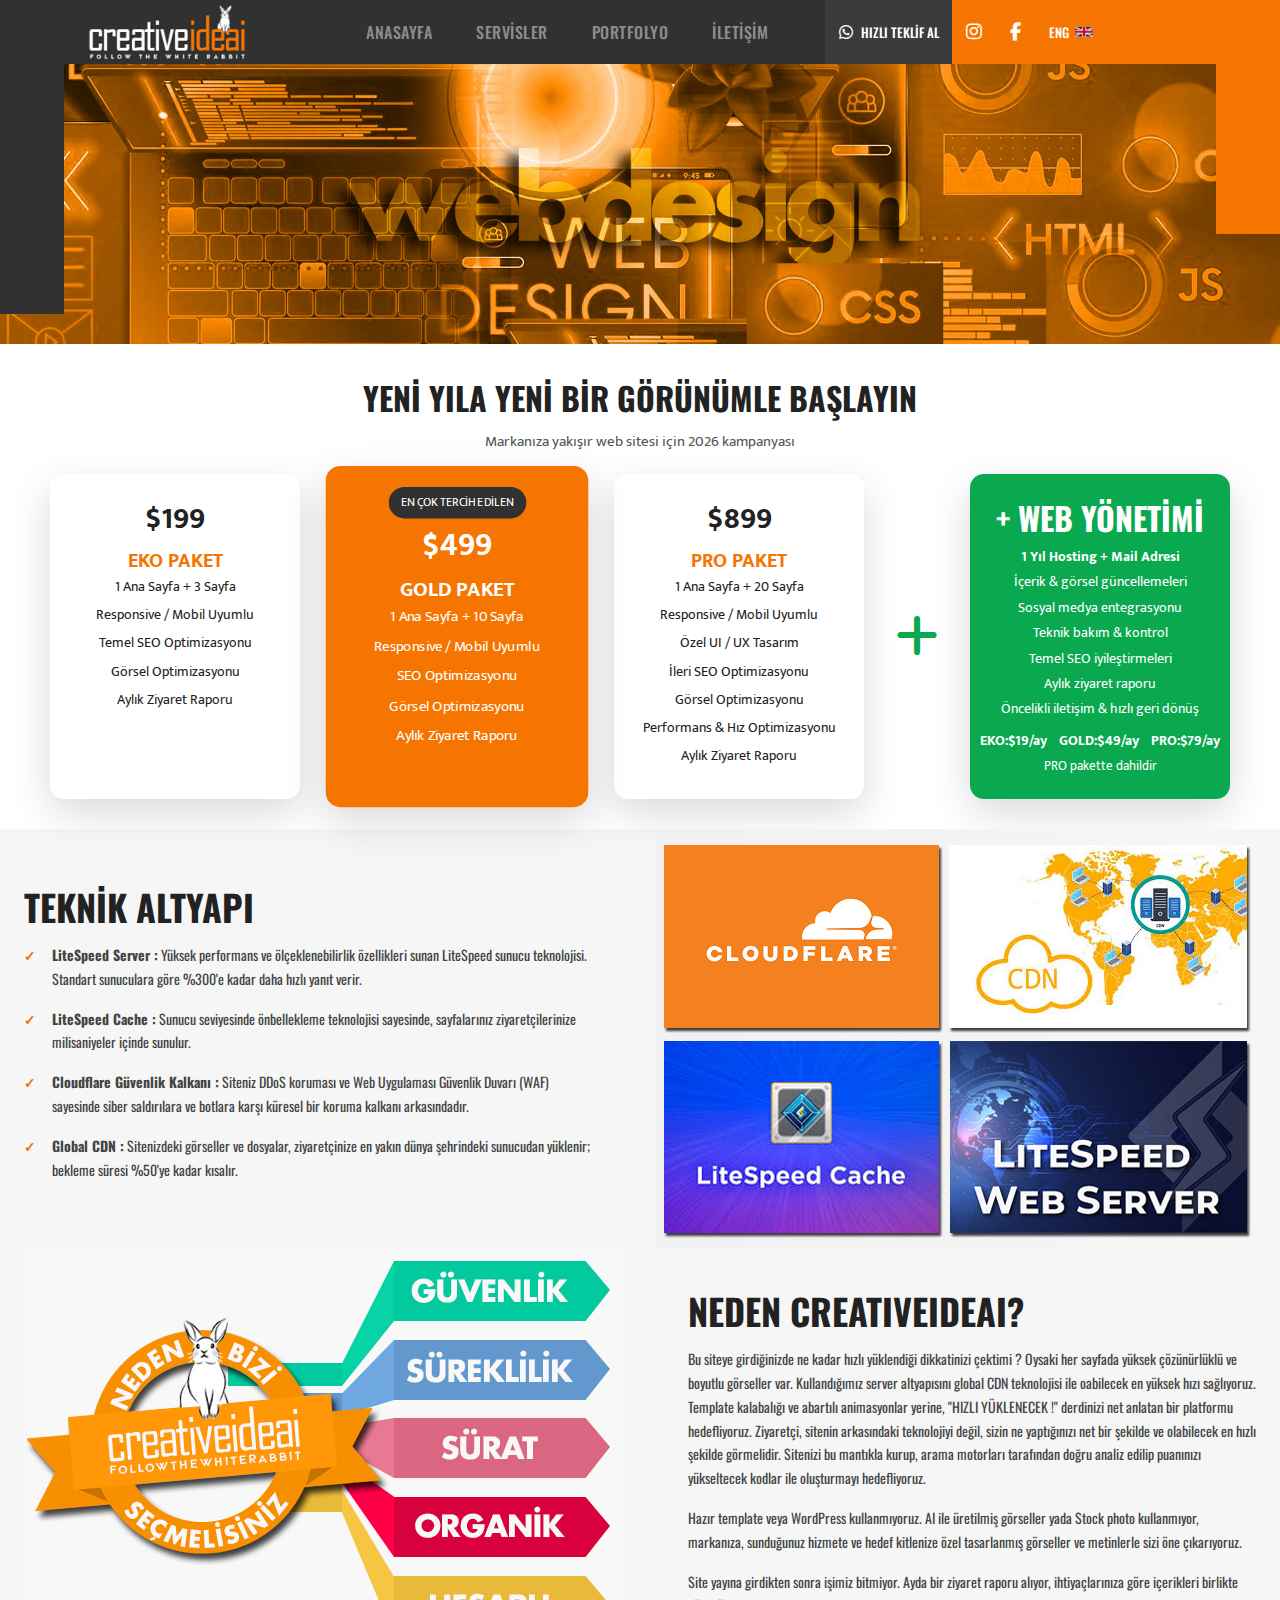
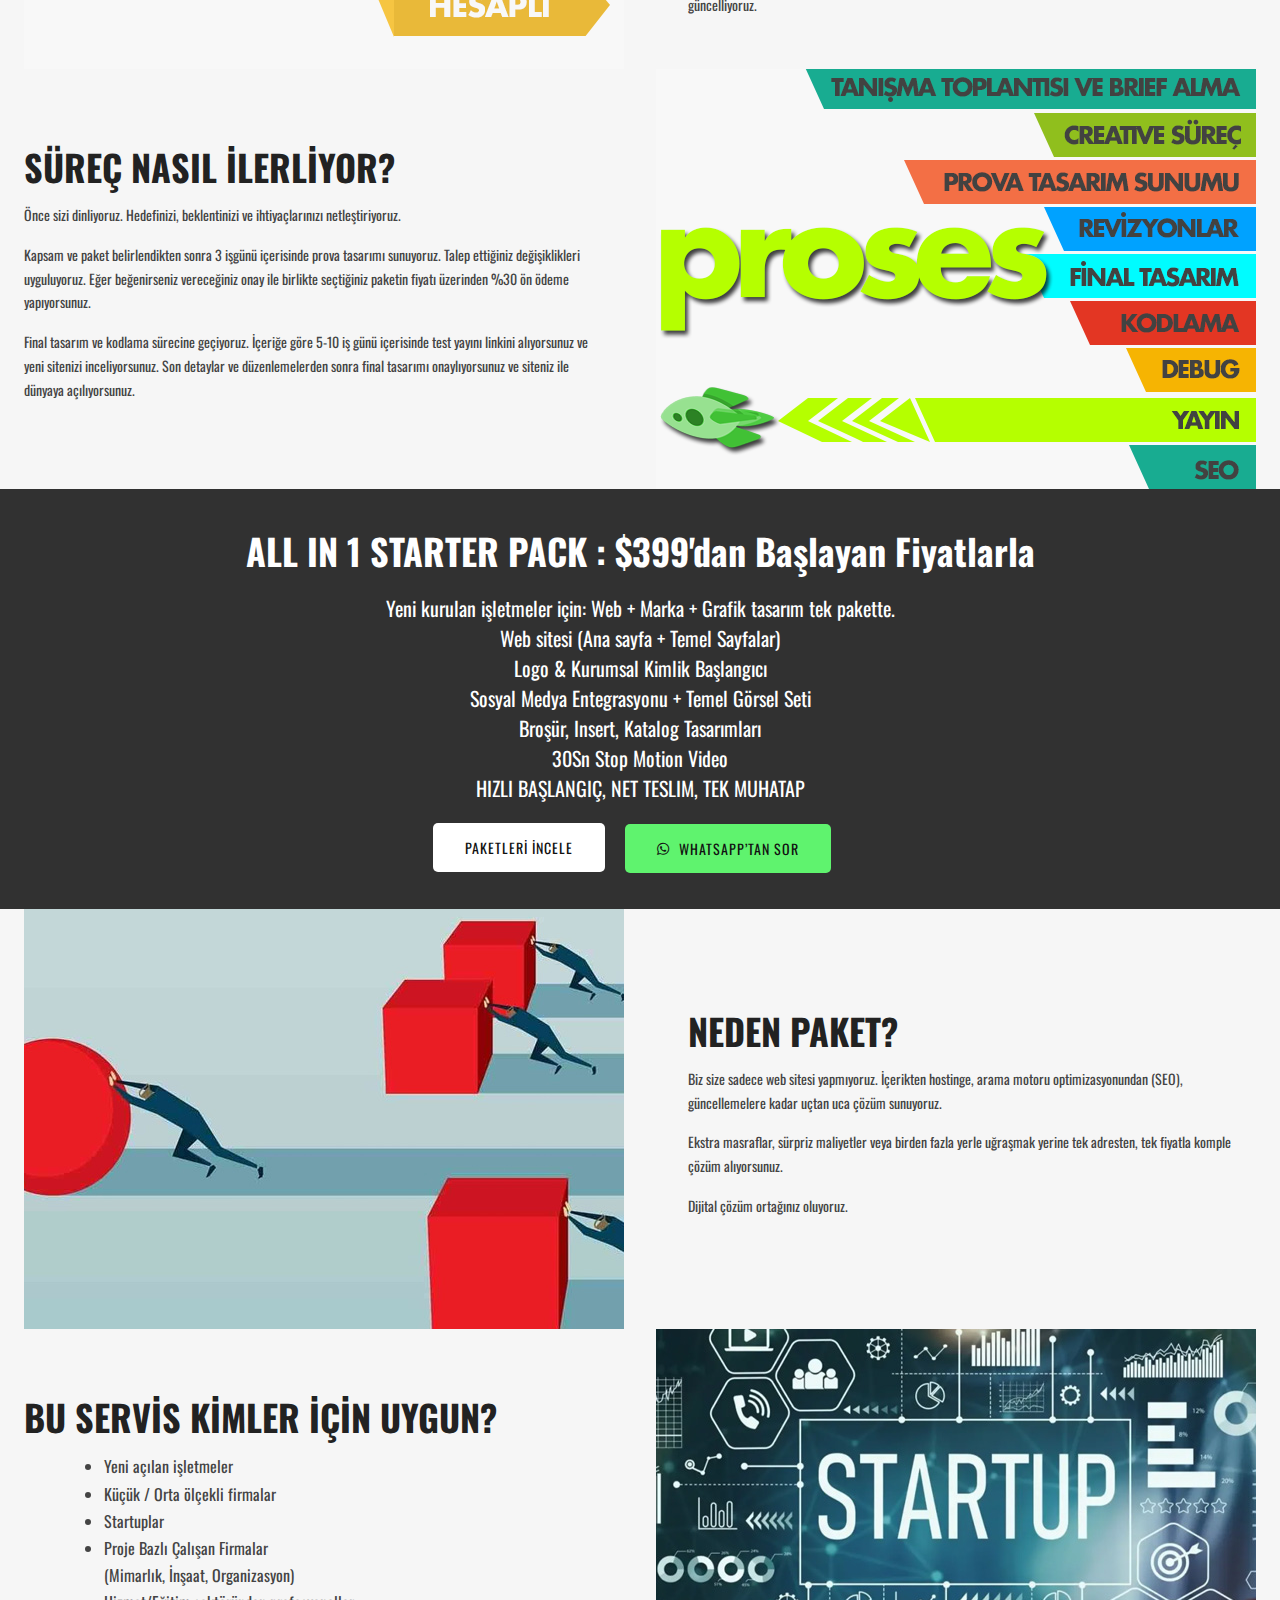
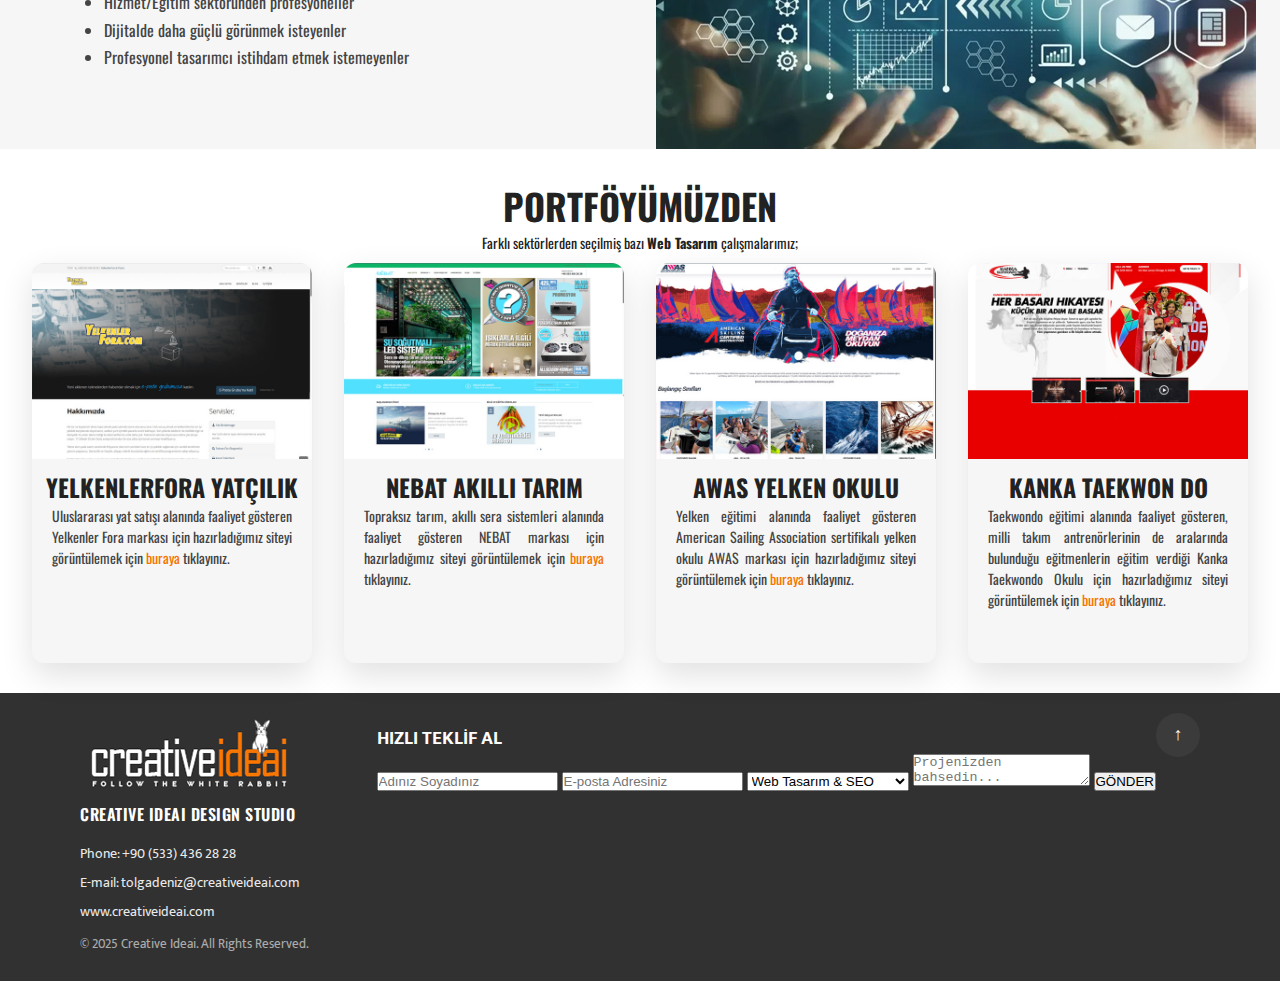
<file: test/pages/web.html>
<!DOCTYPE html>
<html lang="tr">
  <head>
    <!-- ================= BASICS ================= -->
    <meta charset="UTF-8" />
    <meta http-equiv="X-UA-Compatible" content="IE=edge" />
    <meta name="viewport" content="width=device-width, initial-scale=1.0" />

    <title>Creative Ideai Design Studio | Web, Marka & Grafik Tasarım</title>

    <meta
      name="description"
      content="Creative Ideai Design Studio; web tasarım, marka tasarımı ve grafik tasarım alanlarında özgün, UI/UX odaklı ve yaratıcı çözümler sunar."
    />

    <meta name="robots" content="index, follow" />
    <meta name="author" content="Creative Ideai Design Studio" />

    <!-- ================= CANONICAL ================= -->
    <link rel="canonical" href="https://www.creativeideai.com/" />

    <!-- ================= OPEN GRAPH (SOCIAL) ================= -->
    <meta property="og:type" content="website" />
    <meta property="og:title" content="Creative Ideai Design Studio" />
    <meta
      property="og:description"
      content="Web, marka ve grafik tasarım alanlarında yaratıcı, özgün ve etkili çözümler."
    />
    <meta property="og:url" content="https://www.creativeideai.com/" />
    <meta
      property="og:image"
      content="https://www.creativeideai.com/img/og.jpg"
    />
    <meta property="og:site_name" content="Creative Ideai" />
    <meta property="og:locale" content="tr_TR" />

    <!-- ================= TWITTER CARD ================= -->
    <meta name="twitter:card" content="summary_large_image" />
    <meta name="twitter:title" content="Creative Ideai Design Studio" />
    <meta
      name="twitter:description"
      content="Web, marka ve grafik tasarım alanlarında yaratıcı çözümler."
    />
    <meta
      name="twitter:image"
      content="https://www.creativeideai.com/img/og.jpg"
    />

    <!-- ================= FAVICONS ================= -->
    <link rel="icon" href="../favicon.ico" />
    <link rel="apple-touch-icon" sizes="180x180" href="/apple-touch-icon.png" />

    <!-- ================= FONTS ================= -->
    <link rel="preconnect" href="https://fonts.googleapis.com" />
    <link rel="preconnect" href="https://fonts.gstatic.com" crossorigin />
    <link
      href="https://fonts.googleapis.com/css2?family=Mukta+Vaani:wght@200;300;400;500;600;700;800&family=Oswald:wght@500;700&family=Roboto:wght@500&display=swap"
      rel="stylesheet"
    />

    <!-- ================= ICON LIBRARY ================= -->
    <link
      rel="stylesheet"
      href="https://cdnjs.cloudflare.com/ajax/libs/font-awesome/6.5.1/css/all.min.css"
    />

    <!-- ================= STYLES ================= -->
    <link rel="stylesheet" href="../style/desktop.css" />
    <link rel="stylesheet" href="pages_style/pages.css" />
    <!-- ================= SCRIPT ================= -->
    <script src="../style/desktop.js" defer></script>
  </head>
  <body>
    <div class="page-wrapper">
      <header class="header">
        <div class="h-left-gap"></div>

        <div class="h-logo">
          <img
            src="../img/creativeideai_logo_light.png"
            alt="Logo"
            class="logo-desktop"
          />
          <img
            src="../img/creativeideai_logo_light_small.png"
            alt="Logo"
            class="logo-mobile"
          />
        </div>

        <!-- HAMBURGER -->
        <button class="hamburger" aria-label="Menu">
          <span></span>
          <span></span>
          <span></span>
        </button>

        <nav class="h-menu" id="hMenu">
          <a href="../index.html">ANASAYFA</a>

          <div class="services">
            <button class="services-toggle" type="button">SERVİSLER</button>

            <div class="dropdown">
              <a href="#">WEB TASARIM</a>
              <a href="brand.html">MARKA TASARIMI</a>
              <a href="graphic.html">GRAFİK TASARIM</a>
            </div>
          </div>

          <a href="portfolio.html">PORTFOLYO</a>
          <a href="#footer">İLETİŞİM</a>
        </nav>

        <!-- WHATSAPP -->
        <div class="h-whatsapp">
          <a href="https://wa.me/905334362828" class="h-whatsapp">
            <i class="fa-brands fa-whatsapp"></i>
            <span>HIZLI TEKLİF AL </span></a
          >
        </div>

        <!-- SOSYAL + DİL -->
        <div class="h-social-lang">
          <i class="fa-brands fa-instagram"></i>
          <i class="fa-brands fa-facebook-f"></i>

          <div class="lang-inline">
            <a href="en/pages_en/web.html"
              ><span class="lang-item">
                ENG <img src="../img/flag_en.png" alt="EN" /> </span
            ></a>
          </div>
        </div>
        <div class="h-right-gap"></div>
      </header>

      <section class="hero_single">
        <img src="../img/hero_web_design.jpg" alt="Hero Image" />

        <div class="hero-caption-left"></div>
        <div class="hero-caption-right"></div>
      </section>
      <!-------------------------------------------------------
------------------------ OFFERS -------------------------
    ----------------------------------------------------->

      <section class="offer-section">
        <h2>YENİ YILA YENİ BİR GÖRÜNÜMLE BAŞLAYIN</h2>
        <p class="offer-sub">
          Markanıza yakışır web sitesi için 2026 kampanyası
        </p>

        <div class="offer-row">
          <!-- ANA PAKETLER -->
          <div class="offer-cards">
            <!-- EKO -->
            <div class="offer-card">
              <h3>$199</h3>
              <h4>EKO PAKET</h4>
              <ul>
                <li>1 Ana Sayfa + 3 Sayfa</li>
                <li>Responsive / Mobil Uyumlu</li>
                <li>Temel SEO Optimizasyonu</li>
                <li>Görsel Optimizasyonu</li>
                <li>Aylık Ziyaret Raporu</li>
              </ul>
            </div>

            <!-- GOLD -->
            <div class="offer-card highlight">
              <span class="badge">EN ÇOK TERCİH EDİLEN</span>
              <h3>$499</h3>
              <h4>GOLD PAKET</h4>
              <ul>
                <li>1 Ana Sayfa + 10 Sayfa</li>
                <li>Responsive / Mobil Uyumlu</li>
                <li>SEO Optimizasyonu</li>
                <li>Görsel Optimizasyonu</li>
                <li>Aylık Ziyaret Raporu</li>
              </ul>
            </div>

            <!-- PRO -->
            <div class="offer-card">
              <h3>$899</h3>
              <h4>PRO PAKET</h4>
              <ul>
                <li>1 Ana Sayfa + 20 Sayfa</li>
                <li>Responsive / Mobil Uyumlu</li>
                <li>Özel UI / UX Tasarım</li>
                <li>İleri SEO Optimizasyonu</li>
                <li>Görsel Optimizasyonu</li>
                <li>Performans & Hız Optimizasyonu</li>
                <li>Aylık Ziyaret Raporu</li>
              </ul>
            </div>

            <!-- PLUS ICON -->
            <div class="offer-plus">
              <i class="fa-solid fa-plus"></i>
            </div>

            <!-- WEB YÖNETİM ADD-ON -->
            <div class="offer-addon">
              <div class="offer-card web-management">
                <h2>+ WEB YÖNETİMİ</h2>
                <ul>
                  <li><strong>1 Yıl Hosting + Mail Adresi</strong></li>
                  <li>İçerik & görsel güncellemeleri</li>
                  <li>Sosyal medya entegrasyonu</li>
                  <li>Teknik bakım & kontrol</li>
                  <li>Temel SEO iyileştirmeleri</li>
                  <li>Aylık ziyaret raporu</li>
                  <li>Öncelikli iletişim & hızlı geri dönüş</li>
                </ul>

                <div class="addon-price">
                  <span><strong>EKO:$19/ay</strong></span>
                  <span><strong>GOLD:$49/ay</strong></span>
                  <span><strong>PRO:$79/ay</strong></span>
                </div>

                <small>PRO pakette dahildir</small>
              </div>
            </div>
          </div>
        </div>
      </section>
      <!--------------------------------------------------------
------------------------ TECHNICAL -------------------------
--------------------------------------------------------->
      <section class="split-section2 image-right" id="process">
        <div class="split-inner">
          <div class="split-content">
            <div class="split-content-inner">
              <h2>TEKNİK ALTYAPI</h2>
              <p class="check">
                <strong>LiteSpeed Server :</strong> Yüksek performans ve
                ölçeklenebilirlik özellikleri sunan LiteSpeed sunucu
                teknolojisi. Standart sunuculara göre %300'e kadar daha hızlı
                yanıt verir.
              </p>
              <p class="check">
                <strong>LiteSpeed Cache :</strong> Sunucu seviyesinde
                önbellekleme teknolojisi sayesinde, sayfalarınız
                ziyaretçilerinize milisaniyeler içinde sunulur.
              </p>
              <p class="check">
                <strong>Cloudflare Güvenlik Kalkanı :</strong> Siteniz DDoS
                koruması ve Web Uygulaması Güvenlik Duvarı (WAF) sayesinde siber
                saldırılara ve botlara karşı küresel bir koruma kalkanı
                arkasındadır.
              </p>
              <p class="check">
                <strong>Global CDN :</strong> Sitenizdeki görseller ve dosyalar,
                ziyaretçinize en yakın dünya şehrindeki sunucudan yüklenir;
                bekleme süresi %50'ye kadar kısalır.
              </p>
            </div>
          </div>
          <div class="split-image">
            <img src="../img/sec_web_tech.jpg" alt="Çalışma süreci" />
          </div>
        </div>
      </section>
      <!-------------------------------------------------------
------------------ WHY CREATIVE IDEAI -------------------
--------------------------------------------------------->

      <section class="split-section1 image-left" id="why-creativeideai">
        <div class="split-inner">
          <div class="split-image">
            <img src="../img/sec_web_why.png" alt="Neden Creativeideai" />
          </div>

          <div class="split-content">
            <div class="split-content-inner">
              <h2>NEDEN CREATIVEIDEAI?</h2>

              <p>
                Bu siteye girdiğinizde ne kadar hızlı yüklendiği dikkatinizi
                çektimi ? Oysaki her sayfada yüksek çözünürlüklü ve boyutlu
                görseller var. Kullandığımız server altyapısını global CDN
                teknolojisi ile oabilecek en yüksek hızı sağlıyoruz. Template
                kalabalığı ve abartılı animasyonlar yerine, "HIZLI YÜKLENECEK !"
                derdinizi net anlatan bir platformu hedefliyoruz. Ziyaretçi,
                sitenin arkasındaki teknolojiyi değil, sizin ne yaptığınızı net
                bir şekilde ve olabilecek en hızlı şekilde görmelidir. Sitenizi
                bu mantıkla kurup, arama motorları tarafından doğru analiz
                edilip puanınızı yükseltecek kodlar ile oluşturmayı
                hedefliyoruz.
              </p>

              <p>
                Hazır template veya WordPress kullanmıyoruz. AI ile üretilmiş
                görseller yada Stock photo kullanmıyor, markanıza, sunduğunuz
                hizmete ve hedef kitlenize özel tasarlanmış görseller ve
                metinlerle sizi öne çıkarıyoruz.
              </p>

              <p>
                Site yayına girdikten sonra işimiz bitmiyor. Ayda bir ziyaret
                raporu alıyor, ihtiyaçlarınıza göre içerikleri birlikte
                güncelliyoruz.
              </p>
            </div>
          </div>
        </div>
      </section>
      <!--------------------------------------------------------
------------------------ PROCESS -------------------------
--------------------------------------------------------->
      <section class="split-section2 image-right" id="process">
        <div class="split-inner">
          <div class="split-content">
            <div class="split-content-inner">
              <h2>SÜREÇ NASIL İLERLİYOR?</h2>

              <p>
                Önce sizi dinliyoruz. Hedefinizi, beklentinizi ve
                ihtiyaçlarınızı netleştiriyoruz.
              </p>
              <p>
                Kapsam ve paket belirlendikten sonra 3 işgünü içerisinde prova
                tasarımı sunuyoruz. Talep ettiğiniz değişiklikleri uyguluyoruz.
                Eğer beğenirseniz vereceğiniz onay ile birlikte seçtiğiniz
                paketin fiyatı üzerinden %30 ön ödeme yapıyorsunuz.
              </p>
              <p>
                Final tasarım ve kodlama sürecine geçiyoruz. İçeriğe göre 5-10
                iş günü içerisinde test yayını linkini alıyorsunuz ve yeni
                sitenizi inceliyorsunuz. Son detaylar ve düzenlemelerden sonra
                final tasarımı onaylıyorsunuz ve siteniz ile dünyaya
                açılıyorsunuz.
              </p>
            </div>
          </div>
          <div class="split-image">
            <img src="../img/sec_web_process.png" alt="Çalışma süreci" />
          </div>
        </div>
      </section>
       <!--------------------------------------------------------
---------------------- PARALLAX --------------------------
--------------------------------------------------------->
      <section class="starter-parallax">
        <div class="starter-overlay">
          <div class="starter-content">
            <h2>ALL IN 1 STARTER PACK : 
              <span class="parallax-span">$399'dan Başlayan Fiyatlarla</h2></span>
            <p class="starter-sub">
              Yeni kurulan işletmeler için: Web + Marka + Grafik tasarım tek
              pakette.
            </p>

            <ul class="starter-list">
              <li>Web sitesi (Ana sayfa + Temel Sayfalar)</li>
              <li>Logo & Kurumsal Kimlik Başlangıcı</li>
              <li>Sosyal Medya Entegrasyonu + Temel Görsel Seti</li>
              <li>Broşür, Insert, Katalog Tasarımları</li>
              <li>30Sn Stop Motion Video</li>
              <li>HIZLI BAŞLANGIÇ, NET TESLIM, TEK MUHATAP</li>
            </ul>

            <div class="starter-cta">
              <a href="brand.html#offers" class="starter-btn">Paketleri İncele</a>
              <a
                href="https://wa.me/905334362828"
                class="starter-btn secondary"
              >
                <i class="fa-brands fa-whatsapp"> &nbsp</i> WhatsApp’tan Sor</a
              >
            </div>
          </div>
        </div>
      </section>
      <!--------------------------------------------------------
---------------------- NEDEN PAKET------------------------
--------------------------------------------------------->
      <section class="split-section1 image-left" id="neden-paket">
        <div class="split-inner">
          <div class="split-image">
            <img src="../img/sec_web_whypack.jpg" alt="Neden paket?" />
          </div>
          <div class="split-content">
            <div class="split-content-inner">
              <h2>NEDEN PAKET?</h2>

              <p>
                Biz size sadece web sitesi yapmıyoruz. İçerikten hostinge, arama
                motoru optimizasyonundan (SEO), güncellemelere kadar uçtan uca
                çözüm sunuyoruz.
              </p>

              <p>
                Ekstra masraflar, sürpriz maliyetler veya birden fazla yerle
                uğraşmak yerine tek adresten, tek fiyatla komple çözüm
                alıyorsunuz.
              </p>

              <p>Dijital çözüm ortağınız oluyoruz.</p>
            </div>
          </div>
        </div>
      </section>
      <!--------------------------------------------------------
------------------------ FOR WHOM ------------------------
--------------------------------------------------------->
      <section class="split-section2 image-right" id="kime-uygun">
        <div class="split-inner">
          <div class="split-content">
            <div class="split-content-inner">
              <h2>BU SERVİS KİMLER İÇİN UYGUN?</h2>

              <ul class="target-list">
                <li>Yeni açılan işletmeler</li>
                <li>Küçük / Orta ölçekli firmalar</li>
                <li>Startuplar</li>
                <li>
                  Proje Bazlı Çalışan Firmalar <br />(Mimarlık, İnşaat,
                  Organizasyon)
                </li>
                <li>Hizmet/Eğitim sektöründen profesyoneller</li>
                <li>Dijitalde daha güçlü görünmek isteyenler</li>
                <li>Profesyonel tasarımcı istihdam etmek istemeyenler</li>
              </ul>
            </div>
          </div>
          <div class="split-image">
            <img src="../img/sec_web_forwhom.jpg" alt="Kimler için uygun" />
          </div>
        </div>
      </section>
      <!--------------------------------------------------------
------------------------ PORTFOLIO -----------------------
--------------------------------------------------------->
      <section class="portfolio-teaser" id="portfolyo">
        <h2>PORTFÖYÜMÜZDEN</h2>
        <p class="portfolio-sub">
          Farklı sektörlerden seçilmiş bazı
          <strong>Web Tasarım</strong> çalışmalarımız;
        </p>

        <div class="portfolio-grid">
          <div class="portfolio-card">
            <img src="../img/portfolio_web_1.jpg" alt="Yelkenlerfora" />
            <h2>YELKENLERFORA YATÇILIK</h2>
            <p>
              Uluslararası yat satışı alanında faaliyet gösteren Yelkenler Fora
              markası için hazırladığımız siteyi görüntülemek için
              <a
                href="https://creativeideai.com/referans/yelkenlerfora/index.html"
                class="portfolio-more"
                >buraya</a
              >
              tıklayınız.
            </p>
          </div>
          <div class="portfolio-card">
            <img src="../img/portfolio_web_2.jpg" alt="Nebat" />
            <h2>NEBAT AKILLI TARIM</h2>
            <p>
              Topraksız tarım, akıllı sera sistemleri alanında faaliyet gösteren
              NEBAT markası için hazırladığımız siteyi görüntülemek için
              <a
                href="https://creativeideai.com/referans/nebat/index.html"
                class="portfolio-more"
                >buraya</a
              >
              tıklayınız.
            </p>
          </div>
          <div class="portfolio-card">
            <img src="../img/portfolio_web_3.jpg" alt="Awas" />
            <h2>AWAS YELKEN OKULU</h2>
            <p>
              Yelken eğitimi alanında faaliyet gösteren American Sailing
              Association sertifikalı yelken okulu AWAS markası için
              hazırladığımız siteyi görüntülemek için
              <a
                href="https://creativeideai.com/referans/awas/index.html"
                class="portfolio-more"
                >buraya</a
              >
              tıklayınız.
            </p>
          </div>

          <div class="portfolio-card">
            <img src="../img/portfolio_web_4.jpg" alt="Kanka" />
            <h2>KANKA TAEKWON DO</h2>
            <p>
              Taekwondo eğitimi alanında faaliyet gösteren, milli takım
              antrenörlerinin de aralarında bulunduğu eğitmenlerin eğitim
              verdiği Kanka Taekwondo Okulu için hazırladığımız siteyi
              görüntülemek için
              <a
                href="https://creativeideai.com/referans/kanka/index.html"
                class="portfolio-more"
                >buraya</a
              >
              tıklayınız.
            </p>
          </div>
        </div>
      </section>
      <!--------------------------------------------------------
------------------------ FOOTER --------------------------
--------------------------------------------------------->
      <footer class="footer" id="footer">
        <div class="footer-inner">
          <div class="footer-left">
            <img
              src="../img/creativeideai_logo_light.png"
              alt="Creativeideai"
              class="footer-logo"
            />
            <h4>CREATIVE IDEAI DESIGN STUDIO</h4>
            <p>Phone: +90 (533) 436 28 28</p>
            <p>E-mail: tolgadeniz@creativeideai.com</p>
            <p>www.creativeideai.com</p>
            <p class="copyright">© 2025 Creative Ideai. All Rights Reserved.</p>
          </div>
          <div class="footer-right">
            <form
              id="contact-form"
              action="https://formspree.io/f/xojvdwgz"
              method="POST"
              class="footer-form"
            >
              <div
                id="form-status"
                style="margin-top: 10px; font-weight: bold"
              ></div>
              <h3>HIZLI TEKLİF AL</h3>
              <input
                type="text"
                name="name"
                placeholder="Adınız Soyadınız"
                required
              />
              <input
                type="email"
                name="email"
                placeholder="E-posta Adresiniz"
                required
              />
              <select name="hizmet">
                <option value="web">Web Tasarım & SEO</option>
                <option value="marka">Marka & Grafik Tasarım</option>
                <option value="qr-menu">Dinamik QR Menü</option>
              </select>
              <textarea
                name="message"
                placeholder="Projenizden bahsedin..."
                required
              ></textarea>
              <button type="submit" id="submit-btn">GÖNDER</button>
            </form>
            <a href="#top" class="back-to-top">↑</a>
          </div>
        </div>
      </footer>
    </div>
  </body>
</html>
</file>
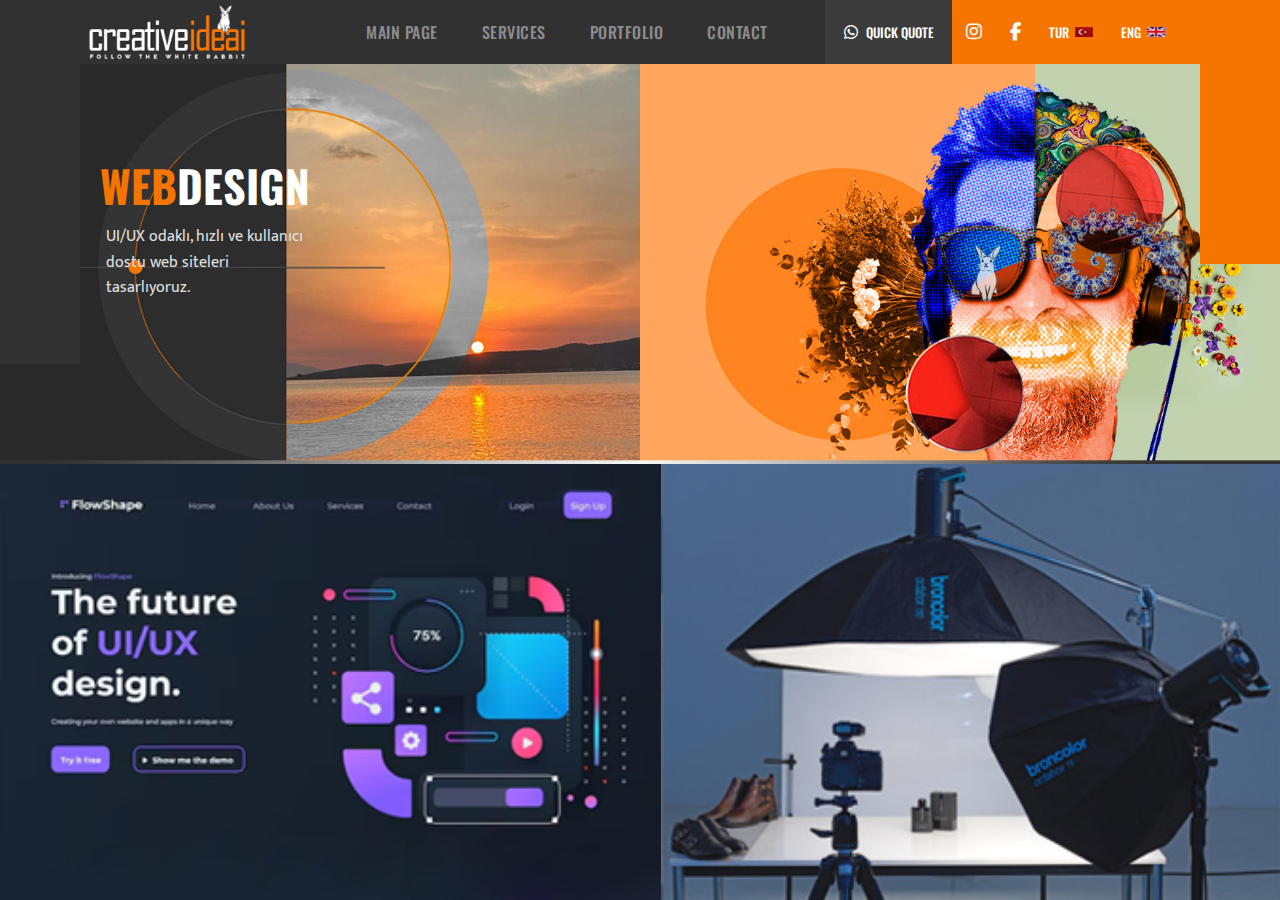
<file: test/pages/en/index_en.html>
<!DOCTYPE html>
<html lang="tr">
  <head>
    <!-- ================= BASICS ================= -->
    <meta charset="UTF-8" />
    <meta http-equiv="X-UA-Compatible" content="IE=edge" />
    <meta name="viewport" content="width=device-width, initial-scale=1.0" />

    <title>Creative Ideai Design Studio | Web, Brand & Graphic Design</title>

    <meta
      name="description"
      content="Creative Ideai Design Studio; Creative solutions for UI/UX Web, Brand and graphic design."
    />

    <meta name="robots" content="index, follow" />
    <meta name="author" content="Creative Ideai Design Studio" />

    <!-- ================= CANONICAL ================= -->
    <link rel="canonical" href="https://www.creativeideai.com/" />

    <!-- ================= OPEN GRAPH (SOCIAL) ================= -->
    <meta property="og:type" content="website" />
    <meta property="og:title" content="Creative Ideai Design Studio" />
    <meta
      property="og:description"
      content="Creative solutions for Web, Brand and graphic design."
    />
    <meta property="og:url" content="https://www.creativeideai.com/" />
    <meta
      property="og:image"
      content="https://www.creativeideai.com/img/og.jpg"
    />
    <meta property="og:site_name" content="Creative Ideai" />
    <meta property="og:locale" content="tr_TR" />

    <!-- ================= TWITTER CARD ================= -->
    <meta name="twitter:card" content="summary_large_image" />
    <meta name="twitter:title" content="Creative Ideai Design Studio" />
    <meta
      name="twitter:description"
      content="Creative solutions for Web, Brand and graphic design."
    />
    <meta
      name="twitter:image"
      content="https://www.creativeideai.com/img/og.jpg"
    />

    <!-- ================= FAVICONS ================= -->
    <link rel="icon" href="/favicon.ico" />
    <link rel="apple-touch-icon" sizes="180x180" href="/apple-touch-icon.png" />

    <!-- ================= FONTS ================= -->
    <link rel="preconnect" href="https://fonts.googleapis.com" />
    <link rel="preconnect" href="https://fonts.gstatic.com" crossorigin />
    <link
      href="https://fonts.googleapis.com/css2?family=Mukta+Vaani:wght@200;300;400;500;600;700;800&family=Oswald:wght@500;700&family=Roboto:wght@500&display=swap"
      rel="stylesheet"
    />

    <!-- ================= ICON LIBRARY ================= -->
    <link
      rel="stylesheet"
      href="https://cdnjs.cloudflare.com/ajax/libs/font-awesome/6.5.1/css/all.min.css"
    />

    <!-- ================= STYLES ================= -->
    <link rel="stylesheet" href="../../style/desktop.css" />

    <!-- ================= SCRIPT ================= -->
    <script src="../../style/desktop.js" defer></script>
  </head>

  <body>
    <header class="header">
      <div class="h-left-gap"></div>

      <div class="h-logo">
        <img src="../../img/creativeideai_logo_light.png" alt="Logo" />
      </div>

      <nav class="h-menu">
        <a href="#">MAIN PAGE</a>

        <div class="services">
          <button class="services-toggle" type="button">SERVICES</button>

          <div class="dropdown">
            <a href="#web">WEB DESIGN</a>
            <a href="#brand">BRAND DESIGN</a>
            <a href="#graphic">GRAPHIC DESIGN</a>
          </div>
        </div>

        <a href="#">PORTFOLIO</a>
        <a href="#">CONTACT</a>
        <div class="hamburger" aria-label="Menu">
          <span></span>
          <span></span>
          <span></span>
        </div>
      </nav>

      <!-- WHATSAPP -->
      <div class="h-whatsapp">
        <i class="fa-brands fa-whatsapp"></i>
        <span>QUICK QUOTE</span>
      </div>

      <!-- SOSYAL + DİL -->
      <div class="h-social-lang">
        <i class="fa-brands fa-instagram"></i>
        <i class="fa-brands fa-facebook-f"></i>

        <a href="../../index.html"><div class="lang-inline">
          <span class="lang-item" data-lang="tr">
            TUR <img src="../../img/tr.png" alt="TR" />
          </span></a>
          <span class="lang-item" data-lang="en">
            ENG <img src="../../img/en.png" alt="EN" />
          </span>
        </div>
      </div>

      <div class="h-right-gap"></div>
    </header>

    <section class="hero">
      <div class="hero-left">
        <img src="../../img/target.jpg" />
        <div class="hero-caption-left">
          <div class="hero-text active">
            <h1>
              <span class="t-web">WEB</span
              ><span class="t-design">DESIGN</span>
            </h1>
            <p>
              UI/UX odaklı, hızlı ve kullanıcı dostu web siteleri tasarlıyoruz.
            </p>
          </div>
          <div class="hero-text">
            <h1>
              <span class="t-web">BRAND</span
              ><span class="t-design"> DESIGN</span>
            </h1>
            <p>
              Startup’lar için tutarlı ve güçlü marka ve kurumsal kimlikleri
              tasarlıyoruz.
            </p>
          </div>
          <div class="hero-text">
            <h1>
              <span class="t-web">GRAPHIC</span
              ><span class="t-design">DESIGN</span>
            </h1>
            <p>
              Markaya özel, yaratıcı ve alışılmışın dışında grafik tasarımlar
              üretiyoruz.
            </p>
          </div>
        </div>
      </div>
      <div class="hero-right">
        <img src="../../img/design.jpg" />
        <div class="hero-caption-right"></div>
      </div>
    </section>

    <!-- ================= CAROUSEL ================= -->
    <section class="carousel">
      <div class="carousel-track">
        <div class="carousel-item big">
          <img src="../../img/web_design.png" alt="WEB TASARIMI" />
          <span>WEB TASARIMI</span>
        </div>

        <div class="carousel-item small">
          <img src="../../img/photography.jpg" alt="FOTOĞRAF ÇEKİMİ" />
          <span>FOTOĞRAF ÇEKİMİ</span>
        </div>

        <div class="carousel-item big">
          <img src="../../img/brand_design.png" alt="MARKA TASARIMI" />
          <span>MARKA TASARIMI</span>
        </div>

        <div class="carousel-item small">
          <img src="../../img/video_production.jpg" alt="VİDEO PRODÜKSİYON" />
          <span>VİDEO PRODÜKSİYON</span>
        </div>

        <div class="carousel-item big">
          <img src="../../img/graphic_design.jpg" alt="GRAFİK TASARIM" />
          <span>GRAFİK TASARIM</span>
        </div>

        <div class="carousel-item small">
          <img src="../../img/music_production.jpg" alt="MÜZİK PRODÜKSİYON" />
          <span>MÜZİK PRODÜKSİYON</span>
        </div>
        <div class="carousel-item big">
          <img src="../../img/web_design.png" alt="WEB TASARIMI" />
          <span>WEB TASARIMI</span>
        </div>

        <div class="carousel-item small">
          <img src="../../img/photography.jpg" alt="FOTOĞRAF ÇEKİMİ" />
          <span>FOTOĞRAF ÇEKİMİ</span>
        </div>

        <div class="carousel-item big">
          <img src="../../img/brand_design.png" alt="MARKA TASARIMI" />
          <span>MARKA TASARIMI</span>
        </div>

        <div class="carousel-item small">
          <img src="../../img/video_production.jpg" alt="VİDEO PRODÜKSİYON" />
          <span>VİDEO PRODÜKSİYON</span>
        </div>

        <div class="carousel-item big">
          <img src="../../img/graphic_design.jpg" alt="GRAFİK TASARIM" />
          <span>GRAFİK TASARIM</span>
        </div>

        <div class="carousel-item small">
          <img src="../../img/music_production.jpg" alt="MÜZİK PRODÜKSİYON" />
          <span>MÜZİK PRODÜKSİYON</span>
        </div>
        <div class="carousel-item big">
          <img src="../../img/web_design.png" alt="WEB TASARIMI" />
          <span>WEB TASARIMI</span>
        </div>

        <div class="carousel-item small">
          <img src="../../img/photography.jpg" alt="FOTOĞRAF ÇEKİMİ" />
          <span>FOTOĞRAF ÇEKİMİ</span>
        </div>

        <div class="carousel-item big">
          <img src="../../img/brand_design.png" alt="MARKA TASARIMI" />
          <span>MARKA TASARIMI</span>
        </div>

        <div class="carousel-item small">
          <img src="../../img/video_production.jpg" alt="VİDEO PRODÜKSİYON" />
          <span>VİDEO PRODÜKSİYON</span>
        </div>

        <div class="carousel-item big">
          <img src="../../img/graphic_design.jpg" alt="GRAFİK TASARIM" />
          <span>GRAFİK TASARIM</span>
        </div>

        <div class="carousel-item small">
          <img src="../../img/music_production.jpg" alt="MÜZİK PRODÜKSİYON" />
          <span>MÜZİK PRODÜKSİYON</span>
        </div>
      </div>
    </section>
  </body>
</html>
</file>
<file: irmak/style/main.css>
/* -------------------------------------------------
   GLOBAL FONT & BODY (brief: FONT FAMILY)
------------------------------------------------- */
html, body {
    margin: 0;
    padding: 0;
    font-family: "Poppins", sans-serif;
    font-size: 16px;              /* Base Font Size */
    font-weight: 400;             /* Base Font Weight */
    line-height: 1.5;
    color: #222222;               /* Text Color */
    background-color: #ffffff;    /* Backgroundcolor */
}
.container {
    max-width: 1400px;
    /* 26" ekrandaki ideal genişlik */
    margin: 0 auto;
    padding: 0 20px;
    /* küçük ekranlarda nefes */
}
/* Paragraflar */
p {
    margin: 0 0 1em 0;            /* Margin Bottom: 1em */
}

/* Başlıklar (H1–H6) */
h1, h2, h3, h4, h5, h6 {
    font-family: "Poppins", sans-serif;
    font-weight: 600;
    color: #003366;               /* Kurumsal lacivert */
    margin: 0;
    padding: 0;
    display: block;
        /* heading gibi davransın */
}

/* Başlıklar (H1–H6) */
h1b, h2b, h3b, h4b, h5b, h6b {
    font-family: "Poppins", sans-serif;
    font-weight: 600;
    color: #ffffff;
    /* Kurumsal lacivert */
    margin: 0;
    padding: 0;
    display: block;
        /* heading gibi davransın */
}
/* Genel section iskeleti – Container Width:100%, Section Width:%70 */
.section {
    width: 70%;                   /* Section Width : 70% of container */
    margin: 0 auto;
    padding: 60px 0;
    background-color: #ffffff;
}

/* Flex olan section (About) */
.section-flex {
    display: flex;
    min-height: 350px;            /* Section height: ~350px */
}


/* -------------------------------------------------
   MENU BAR
   Width:100% x Height:80px, Drop Shadow
------------------------------------------------- */
#main-header {
    position: fixed;
    top: 0;
    left: 0;
    width: 100%;
    height: 80px;                 /* Yükseklik 80px */
    background-color: #ffffff;
    box-shadow: 0 2px 5px rgba(0,0,0,0.1);  /* Drop Shadow */
    z-index: 1000;
    transition: height 0.3s ease, box-shadow 0.3s ease;
}

/* Menü içi hizalama */
.header-inner {
    max-width: 1400px;    /* 26" ekrandaki düzeni korur */
    width: 100%;          /* Küçük ekranlarda sıkışmayı engeller */
    height: 100%;
    margin: 0 auto;
    padding: 0 20px;       /* Kenarlardan nefes payı */
    box-sizing: border-box;
    display: flex;
    align-items: center;
    justify-content: space-between;
}


/* Logo: Yüksekliği menu bar'a fit */
.logo img {
    height: 60px;
    max-height: 100%;
    transition: transform 0.3s ease;
}

/* Desktop Menü Linkleri */
.main-nav a {
    font-family: "Poppins", sans-serif;
    font-weight: 500;
    font-size: 14px;              /* Menu Items Font Size */
    letter-spacing: 0.6px;
    text-decoration: none;
    color: #003366;
    padding: 0 20px;              /* YATAY padding */
    height: 80px;                 /* Menü bar kadar yükseklik */
    line-height: 80px;            /* Yazıyı dikey ortalamak için */
    display: inline-block;
    align-items: center;
    transition: background 0.2s ease, color 0.2s ease;
}

/* Hover Davranışı (brief) */
.main-nav a:hover {
    background-color: #1e3754;    /* Background: #1e3754 */
    color: #ffffff;               /* Font color: #ffffff */
}

/* Sağ alan: Sosyal ikonlar + diller + hamburger */
.right-side {
    display: flex;
    align-items: center;
    gap: 16px;
}

/* Sosyal ikonlar */
.social a {
    color: #003366;            /* Normal ikon rengi */
    font-size: 18px;           /* İkon boyutu */
    margin-left: 12px;
    text-decoration: none;
    display: inline-block;
    transition: color 0.2s ease;
}

.social a:hover {
    color: #ad2d06;            /* Hover’da lacivert ton */
}
.langs {
    font-size: 0;   /* whitespace boşluklarını yok eder */
}
.langs span {
     background-color: #1e3754;   /* koyu lacivert */
    color: #ffffff;              /* beyaz */
    font-size: 14px;
    font-weight: 500;
    height: 80px;  
    padding: 0px 10px;
    cursor: pointer;
    transition: all 0.2s ease;
    display: inline-block;
    margin: 0;
}
.langs span img {
    width: 20px;
    height: auto;
    margin-top: 4px;
    /* Yazı ile bayrak arasında küçük boşluk */
}
/* HOVER – Ters renk efekti */
.langs span:hover {
    background-color: #ffffff;   /* beyaz */
    color: #1e3754;              /* lacivert */
}
/* Hamburger – sadece küçük ekranda görünecek */
#hamburger {
    display: none;                /* Desktop'ta gizli */
    font-size: 20px;
    background: none;
    border: none;
    cursor: pointer;
}

/* -------------------------------------------------
   MENÜ BAR BEHAVIOUR 2 – SCROLL’DA %20 KÜÇÜLME
------------------------------------------------- */
#main-header.shrink {
    height: 64px;                 /* 80px’in %80’i = 64px */
}

/* Shrink olduğunda logo ve fontların küçülmesi */
#main-header.shrink .logo img {
    transform: scale(0.8);        /* Logo küçülme */
}

#main-header.shrink .main-nav a {
    font-size: 12px;              /* %10–15 küçültülmüş */
    padding: 8px 10px;
    height: 54px;
    line-height: 54px;
}
#main-header.shrink .langs span {
    height: 64px;
    line-height: 20px;
}

#main-header.shrink .langs span img {
    width: 16px;  /* shrink modunda biraz küçülür */
}
/* -------------------------------------------------
   MOBILE MENU (Menu Behaviour 1)
   Ekran genişliği 1920px’in %70’i ≈ 1344px altında hamburger
------------------------------------------------- */
#mobile-nav {
    display: none;
    flex-direction: column;
    background-color: #ffffff;
    width: 100%;
    border-top: 1px solid #eee;
}

#mobile-nav a {
    font-family: "Poppins", sans-serif;
    font-weight: 500;
    font-size: 14px;
    letter-spacing: 0.6px;
    text-decoration: none;
    color: #003366;
    padding: 12px 16px;
    border-bottom: 1px solid #f0f0f0;
}

/* Açık mobil menu */
#mobile-nav.open {
    display: flex;
}

/* 70% SCREEN WIDTH EŞİĞİ (1920x0.7=1344) */
@media (max-width: 1344px) {
    .main-nav {
        display: none;            /* Desktop menü gizlenir */
    }
    #hamburger {
        display: block;           /* Hamburger görünür */
    }
}

/* Daha küçük ekranlarda container genişliği */
@media (max-width: 768px) {
    .header-inner {
        width: 90%;
    }
    .section {
        width: 90%;
    }
}

/* -------------------------------------------------
   MAIN SLIDER
   Slider: Width:100% x Height:735px
------------------------------------------------- */
#slider {
    margin-top: 80px;             /* fixed header yüksekliği kadar */
    margin-bottom: 0;
    padding-bottom: 0;
    width: 100%;
    height: 654px;
    position: relative;
    background-color: #ffffff;
    overflow: hidden;
}

/* Her bir slide tam alan kaplar, fade effect için üst üste */
.slide {
    position: absolute;
    top: 0;
    left: 0;
    width: 100%;
    height: 100%;
    opacity: 0;
    transition: opacity 0.8s ease-in-out;  /* Transition Duration: 800ms */
}

/* Aktif slide (JS ile eklenir) */
.slide.active {
    opacity: 1;
}

/* Slider Image:
   Width:%100 x Height:654px
   object-fit:cover => %70'den sonra yanlardan eşit crop mantığına yakın */
.slide img {
    width: 100%;
    height: 654px;
    object-fit: cover;
}

/* Slider dots – bottom center */
#dots {
    position: absolute;
    bottom: 20px;
    width: 100%;
    text-align: center;
}

.dot {
    width: 12px;
    height: 12px;
    display: inline-block;
    border-radius: 50%;
    background-color: rgba(255,255,255,0.7);
    margin: 0 4px;
    cursor: pointer;
}

.dot.active {
    background-color: #1e3754;
}
/* -------------------------------------------------
   RESERVATION SECTION
   Full width section + 70% inner content
------------------------------------------------- */
#reservation {
    width: 100%;
    background-color: #1e3754;
    /* Irmak koyu lacivert */
    padding: 60px 0;
    margin: 0;
}

.reservation-inner {
    width: 70%;
    margin: 0 auto;
    color: #ffffff;
}

/* Başlıklar */
.reserv-title {
    font-size: 28px;
    font-weight: 600;
    margin-bottom: 10px;
    color: #ffffff;
}

.reserv-subtitle {
    margin-bottom: 25px;
    font-size: 16px;
    opacity: 0.9;
}

/* Form yapısı */
/* === RESERVATION BAR === */

#reservation-bar {
    width: 100%;
    background: #183047;
    padding: 20px 0;
    /* İncelik burada */
}

.reserv-container {
    width: 90%;
    max-width: 1400px;
    margin: 0 auto;
    display: flex;
    align-items: center;
    justify-content: space-between;
    gap: 40px;
    color: white;
}

.reserv-left h2 {
    margin: 0;
    font-size: 28px;
    letter-spacing: 1px;
}

.reserv-left p {
    margin: 4px 0 0 0;
    font-size: 14px;
    opacity: 0.9;
}

/* FORM satırda */
.reserv-form {
    display: grid;
    grid-template-columns: auto 150px auto 150px auto 100px auto 150px auto 100px auto;
    align-items: center;
    gap: 10px;
}

.reserv-form label {
    font-size: 14px;
    margin-right: 5px;
}

.reserv-form input,
.reserv-form select {
    height: 38px;
    /* İnce görünüm */
    border: none;
    border-radius: 4px;
    padding: 0 10px;
    font-size: 14px;
}

.reserv-btn {
    height: 40px;
    padding: 0 25px;
    background: #d5b031;
    border: none;
    color: #fff;
    font-weight: 600;
    cursor: pointer;
    border-radius: 4px;
}
/* ----------------------------------------------
   SECTION 1 – ABOUT US (diagonalsız, sade)
---------------------------------------------- */

.about-section {
    width: 70%;
    margin: 80px auto;
    display: flex;
    gap: 40px;
    min-height: 350px;
    align-items: center;
}

/* Sol taraf: image */
.about-left {
    flex: 1;
    height: 350px;
    overflow: hidden;
    border-radius: 4px;
}

.about-left img {
    width: 700px;
    height: 350px;
    object-fit:fill; /* crop – görseli keserek doldurur */
    display: block;
}

/* Sağ taraf: text */
.about-right {
    flex: 1;
    display: flex;
    flex-direction: column;
    justify-content: center;
}

.about-right h2 {
    margin-bottom: 20px;
    font-size: 28px;
    font-weight: 600;
}

.about-right p {
    font-size: 16px;
    line-height: 1.6;
}

/* Responsive */
@media (max-width: 900px) {
    .about-section {
        width: 90%;
        flex-direction: column;
        text-align: center;
    }

    .about-left {
        width: 100%;
        height: 250px;
    }

    .about-right {
        width: 100%;
    }
}


/* -------------------------------------------------
   SECTION 2 – OUR FLEET
------------------------------------------------- */
.fleet-header {
    display: flex;
    justify-content: space-between;
    align-items: center;
    margin-bottom: 10px;
}

/* Başlık artık sola hizalanacak */
.fleet-header h2 {
    margin: 0;
    padding: 0;
    text-align: left;
}

/* SEE ALL YACHTS LINKİ */
.fleet-header .view-all {
    font-size: 16px;       /* başlıktan bir tık küçük */
    font-weight: 500;
    color: #003366;
    text-decoration: none;
    transition: 0.2s ease;
}

.fleet-grid {
    display: grid;
    grid-template-columns: repeat(3, 1fr); /* 3 columns */
    gap: 30px;
}

/* Her kolon için görüntü ve açıklama */
.fleet-item {
    text-align: left;
    border: 1px solid #dcdcdc;
    padding: 15px;
    border-radius: 0px;
    background: #ffffff;
    box-shadow: 0 4px 12px rgba(0, 0, 0, 0.12);
}

/* Hover’da %10 büyüme için wrapper kullanıyoruz */
.fleet-img-wrapper {
    overflow: hidden;
}

.fleet-img-wrapper img {
    width: 100%;
    height: 235px;                /* Height 235px - Width approx 430px */
    object-fit: cover;
    transition: transform 0.3s ease;
}

/* Hover event: enlarge by 10% */
.fleet-item:hover .fleet-img-wrapper img {
    transform: scale(1.1);
}

.fleet-item ul {
    list-style: none;
    padding: 10px 0 0 0;
    margin: 0;
}
.fleet-item ul li {
    padding: 6px 8px;
}

.fleet-item ul li:nth-child(odd) {
    background-color: #f5f5f5;
    /* Açık gri */
}

.fleet-item ul li:nth-child(even) {
    background-color: #ffffff;
    /* Beyaz */
}
/* Küçük ekranlarda 1 kolon / 2 kolon */
@media (max-width: 1024px) {
    .fleet-grid {
        grid-template-columns: repeat(2, 1fr);
    }
}
@media (max-width: 768px) {
    .fleet-grid {
        grid-template-columns: 1fr;
    }
}

/* -------------------------------------------------
   SECTION 3 – PARALLAX IMAGE
------------------------------------------------- */
#parallax {
    width: 100%;
    /* Section Width: 100% of container */
    height: 450px;
    /* Section Heigth : 450px */
    background-image: url("../img/scene_gocek.jpg");
    background-size: cover;
    background-position: center;

}

/* Çok küçük ekranlarda parallax kapatılabilir (opsiyonel) */
@media (max-width: 768px) {
    #parallax {
        background-attachment: scroll;
    }
}

/* Çok küçük ekranlarda parallax kapatılabilir (opsiyonel) */
@media (max-width: 768px) {
    #parallax2 {
        background-attachment: scroll;
    }
}

/* -------------------------------------------------
   SECTION 4 – BLOG
------------------------------------------------- */
.blog-header {
    display: flex;
    justify-content: space-between;
    align-items: center;
    margin-bottom: 10px;
}

/* Blog başlık sola hizalı */
.blog-header h2 {
    margin: 0;
    padding: 0;
    text-align: left;
}

/* SEE ALL POSTS linki */
.view-all-blog {
    font-size: 16px;
    /* başlıktan bir tık küçük */
    font-weight: 500;
    color: #003366;
    text-decoration: none;
    transition: 0.2s ease;
}

.view-all-blog:hover {
    color: #1e3754;
    text-decoration: underline;
}

.blog-grid {
    display: grid;
    grid-template-columns: repeat(3, 1fr);
    gap: 30px;
    
}
.blog-item {
    border: 1px solid #dcdcdc;
    padding: 15px;
    border-radius: 0px;
    background: #ffffff;
    background: #ffffff;
    box-shadow: 0 4px 12px rgba(0, 0, 0, 0.12);
    /* DEFAULT GÖLGE */
    transition: box-shadow 0.2s ease, transform 0.2s ease;
}
/* Her blog item – text-align: justify */
.blog-item p {
    text-align: justify;
}

/* Hover’da %10 büyüme */
.blog-img-wrapper {
    overflow: hidden;
    margin-bottom: 12px;
}

.blog-img-wrapper img {
    width: 100%;
    height: 235px;
    object-fit: cover;
    transition: transform 0.3s ease;
}

.blog-item:hover .blog-img-wrapper img {
    transform: scale(1.1);
}

/* Responsive blog kolonları */
@media (max-width: 1024px) {
    .blog-grid {
        grid-template-columns: repeat(2, 1fr);
    }
}
@media (max-width: 768px) {
    .blog-grid {
        grid-template-columns: 1fr;
    }
}

/* -------------------------------------------------
   FOOTER
------------------------------------------------- */
#footer {
    width: 100%;                  /* Width:100% */
    background-color: #1e3754;    /* Background color */
    color: #ffffff;               /* Font Color */
    padding: 40px 0;
}

.footer-inner {
    width: 70%;                   /* Footer content width: 70% */
    margin: 0 auto;
    display: flex;                /* Layout: 2 Columns */
    gap: 40px;
}

.footer-col {
    flex: 1;
}

/* Form elemanları */
.footer-col form input,
.footer-col form textarea {
    width: 100%;
    padding: 8px 10px;
    margin-bottom: 10px;
    border-radius: 2px;
    border: none;
    font-family: "Poppins", sans-serif;
    font-size: 14px;
}

.footer-col form textarea {
    min-height: 120px;
    resize: vertical;
}

.footer-col form label {
    display: block;
    margin-bottom: 5px;
    font-size: 14px;
}

.footer-col form button {
    padding: 10px 20px;
    border: none;
    background-color: #ffffff;
    color: #1e3754;
    cursor: pointer;
    font-weight: 600;
    font-family: "Poppins", sans-serif;
}

/* Copyright daha küçük ve yarı saydam */
.copyright {
    font-size: 12px;
    opacity: 0.7;
    margin-top: 20px;
}

/* Footer responsive */
@media (max-width: 768px) {
    .footer-inner {
        flex-direction: column;
    }
}
/* ===========================
      BACK TO TOP BUTTON
   =========================== */
#backToTop {
    position: fixed;
    right: 25px;
    bottom: 25px;
    width: 45px;
    height: 45px;
    background: #1e3754;
    /* Ana tema rengi */
    color: white;
    border-radius: 50%;
    display: flex;
    justify-content: center;
    align-items: center;
    font-size: 24px;
    cursor: pointer;
    opacity: 0;
    visibility: hidden;
    transition: opacity 0.3s ease, visibility 0.3s ease;
    border: 2px solid white;
    /* Beyaz stroke */
}

#backToTop.show {
    opacity: 1;
    visibility: visible;
}

#backToTop:hover {
    transform: scale(1.15);
}
</file>
<file: test/style/desktop.css>
:root {
  --header-h: 80px;
}

@media (max-width: 1500px) {
  :root {
    --header-h: 64px;
  }  
  .hero-caption-left,
  .hero-caption-right {
    width: 64px;
    }
}

* {
  box-sizing: border-box;
  margin: 0;
  padding: 0;
}

body {
  margin: 0;
  background: #313131;
  overflow-x: hidden;
}

/* ================= FONTS ================= */

/* ================= BASE ================= */

body {
  font-family: 'Mukta Vaani', sans-serif;
}

/* ================= HEADER & MENU ================= */

.header,
.h-menu {
  font-family: 'Oswald', sans-serif;
  font-weight: 500;
  position: relative;
  z-index: 1000;
}

.header {
  display: flex;
  width: 100%;
  height: 80px;
}

@media (max-width: 1500px) {
  .header {
    height: 64px;
  }
}

/* ================= LEFT ================= */

.h-left-gap {
  width: 80px;
  background: #313131;
}

.h-logo {
  width: 229px;
  background: #313131;
  display: flex;
  align-items: center;
}

.logo-desktop {
  display: block;
}

.logo-mobile {
  display: none;
}

.h-logo img {
  max-height: 80px;
  height: 100%;
}

@media (max-width: 1500px) {
  .h-logo img {
    max-height: 64px;
  }
}

/* ================= MENU ================= */

.h-menu {
  flex: 1;
  background: #313131;
  display: flex;
  align-items: center;
  justify-content: center;
  color: #fff;
}

/* LINKS & SERVICES */

.h-menu>a,
.services-toggle {
  display: flex;
  align-items: center;
  height: 80px;
  padding: 0 22px;
  letter-spacing: 0.5px;
  font-weight: 500;
  color: #8c8c8c;
  text-decoration: none;
  background: none;
  border: none;
  cursor: pointer;
  white-space: nowrap;
  transition: background 0.2s ease, color 0.2s ease;
}

.services-toggle {
  font-family: inherit;
  font-size: inherit;
  line-height: inherit;
  appearance: none;
  -webkit-appearance: none;
}

.h-menu>a:hover,
.services-toggle:hover {
  background: #3b3b3b;
  color: #ffffff;
}

/* ================= SERVICES DROPDOWN ================= */

.services {
  position: relative;
}

.services:hover .dropdown {
  display: block;
}

.dropdown {
  display: none;
  position: absolute;
  top: 100%;
  left: 90%;
  transform: translateX(-50%);
  background: #3b3b3b;
  min-width: 180px;
  z-index: 2000;
}

.dropdown a {
  display: block;
  height: 50px;
  padding: 14px 22px;
  color: #8c8c8c;
  text-decoration: none;
  transition: background 0.2s ease, color 0.2s ease;
}

.dropdown a:hover {
  background: #313131;
  color: #ffffff;
}

/* ================= HAMBURGER ================= */

.hamburger {
  display: none;
  width: 24px;
  height: 18px;
  background: none;
  border: none;
  cursor: pointer;
  position: relative;
  z-index: 3000;
  margin-left: 14px;
  margin-right: 10px;
  align-self: center;
  /* EN KRİTİK SATIR */
}

.hamburger span {
  position: absolute;
  left: 0;
  width: 100%;
  height: 2px;
  background: #ffffff;
  transition: all 0.3s ease;
}

.hamburger span:nth-child(1) {
  top: 0;
}

.hamburger span:nth-child(2) {
  top: 50%;
  transform: translateY(-50%);
}

.hamburger span:nth-child(3) {
  bottom: 0;
}

/* X ICON */

.hamburger.open span:nth-child(1) {
  transform: rotate(45deg);
  top: 50%;
}

.hamburger.open span:nth-child(2) {
  opacity: 0;
}

.hamburger.open span:nth-child(3) {
  transform: rotate(-45deg);
  top: 50%;
}

/* ================= HAMBURGER ================= */

@media (max-width: 900px) {
  .hamburger {
    display: block;
  }

  .h-menu {
    position: absolute;
    top: 80px;
    left: 0;
    width: 100%;
    background: #313131;
    flex-direction: column;
    align-items: flex-start;
    display: none;
  }

  .h-menu.open {
    display: flex;
  }

  .h-menu>a,
  .services-toggle {
    width: 100%;
    height: 56px;
  }

  .services:hover .dropdown {
    display: block;
  }

  .dropdown {
    position: static;
    transform: none;
    width: 100%;
  }
}

/* ================= RIGHT ================= */

.h-whatsapp {
  width: 127px;
  background: #3b3b3b;
  color: #fff;
  display: flex;
  align-items: center;
  justify-content: center;
  gap: 8px;
  font-size: 13px;
  cursor: pointer;
  text-decoration: none;
}

.h-whatsapp:hover {
  color: #5ff36e;
}

.h-whatsapp i {
  font-size: 16px;
}

.h-social-lang {
  width: 248px;
  background: #f57500;
  color: #fff;
  display: flex;
  align-items: center;
}

.h-social-lang i {
  display: flex;
  align-items: center;
  justify-content: center;
  height: 80px;
  padding: 0 14px;
  font-size: 18px;
  cursor: pointer;
  transition: background 0.2s ease, color 0.2s ease;
}

.h-social-lang i:hover {
  background: #313131;
  color: #ffffff;
}

.lang-inline {
  display: flex;
  align-items: center;
  height: 80px;
}

.lang-item {
  display: flex;
  align-items: center;
  gap: 6px;
  height: 80px;
  padding: 0 14px;
  font-size: 13px;
  font-weight: 500;
  color: #ffffff;
  cursor: pointer;
  transition: background 0.2s ease, color 0.2s ease;
}

.lang-inline a {
  text-decoration: none;
  color: inherit;
}

.lang-item:hover {
  background: #313131;
}

.lang-item img {
  width: 18px;
  display: block;
}

.h-right-gap {
  width: 80px;
  background: #f57500;
}

@media (max-width: 1500px) {

  .h-social-lang i,
  .lang-inline,
  .lang-item {
    height: 64px;
  }
}

/* ================= HERO ================= */

.hero {
  display: flex;
  width: 100%;
  aspect-ratio: 1760 / 550;
}

.hero-left,
.hero-right {
  flex: 1;
  position: relative;
  overflow: hidden;
}

.hero img {
  width: 100%;
  height: 100%;
  object-fit: cover;
}

/* SOL / SAĞ RENKLİ ŞERİTLER */

.hero-caption-left {
  position: absolute;
  top: 0;
  left: 0;
  width: 80px;
  height: 300px;
  background: #313131;
}

.hero-caption-right {
  position: absolute;
  top: 0;
  right: 0;
  width: 80px;
  height: 200px;
  background: #f57500;
}
/* ================= HERO TEXT (WEB) ================= */

.hero-text {
  position: absolute;
  left: 150px;
  top: calc(50% + 22px);
  max-width: 920px;
  opacity: 0;
  pointer-events: none;
  transition: opacity 0.6s ease;
}

.hero-text.active {
  opacity: 1;
  pointer-events: auto;
}

.hero-text h1 {
  font-family: 'Oswald', sans-serif;
  font-size: 64px;
  line-height: 1;
  margin-bottom: 16px;
  white-space: nowrap;
}

.t-web {
  color: #f57500;
}

.t-design {
  color: #ffffff;
}

.hero-text p {
  font-family: 'Mukta Vaani', sans-serif;
  font-size: 16px;
  line-height: 1.6;
  color: #e0e0e0;
  max-width: 100%;
  margin-left: 6px;
}

@media (max-width: 1500px) {
  .hero-text h1 {
    font-size: 44px;
  }

  .hero-text {
    left: 100px;
    top: 100px;
  }
}

@media (max-width: 900px) {
  .hero-text {
    left: 70px;
    top: 70px;
  }

  .hero-text h1 {
    font-size: 34px;
  }

  .hero-text p {
    font-size: 14px;
  }
}

/* ================= CAROUSEL ================= */

.carousel {
  height: calc(100vh - var(--header-h) - (100vw * 550 / 1760));
  overflow: hidden;
  background: #313131;
}

.carousel-track {
  display: flex;
  height: 100%;
  width: max-content;
  animation: scroll-linear 40s linear infinite;
}


.carousel:hover .carousel-track {
  animation-play-state: paused;
}

.carousel-item {
  position: relative;
  height: 100%;
  overflow: hidden;
}

.carousel-item img {
  width: 100%;
  height: 100%;
  object-fit: cover;
  transition: filter 0.3s ease;
}

.carousel-item span {
  position: absolute;
  inset: 0;
  display: flex;
  align-items: center;
  justify-content: center;
  font-family: 'Oswald', sans-serif;
  font-size: clamp(14px, 1.6vw, 22px);
  letter-spacing: 1px;
  text-transform: uppercase;
  text-align: center;
  line-height: 1.2;
  color: #ffffff;
  background: rgba(0, 0, 0, 0.55);
  opacity: 0;
  transition: opacity 0.3s ease;
}

@media (max-width: 1500px) {
  .carousel-item span {
    font-size: clamp(12px, 1.1vw, 16px);
    letter-spacing: 0.8px;
  }
}

.carousel-item:hover img {
  filter: brightness(0.4);
}

.carousel-item:hover span {
  opacity: 1;
}

/* Lineer, fark edilmez akış */
@keyframes scroll-linear {
  from {
    transform: translateX(0);
  }

  to {
    transform: translateX(-33.33333%);
  }
}

/* ===================================================
   MOBILE OVERRIDES – MERGED
=================================================== */

/* Varsayılan (DESKTOP): mobil servisler GİZLİ */
.m-services {
  display: none;
}

/* ===================================================
   500px ve ALTINDA (MOBİL)
=================================================== */
@media (max-width: 500px) {
  .h-left-gap {
    display: none;
  }

  .h-logo {
    width: 165px;
    background: #313131;
    display: flex;
    align-items: end;
  }

  .logo-desktop {
    display: none;
  }

  .logo-mobile {
    display: block;
  }

  .h-logo img {
    max-height: 60px;
    height: 100%;
  }

  .hamburger {
    margin-left: 20px;
    width: 30px;
    margin-right: 16px;
  }

  .h-whatsapp {
    width: 80px;
    background: #3b3b3b;
    color: #fff;
    display: flex;
    align-items: center;
    justify-content: center;
    gap: 8px;
    font-size: 13px;
    cursor: pointer;
  }

  .h-whatsapp i {
    font-size: 20px;
  }

  .h-whatsapp span {
    display: none;
  }

  .h-social-lang {
    width: 180px;
    background: #f57500;
    color: #fff;
    display: flex;
    align-items: right;
  }

  .h-social-lang i {
    display: none;
  }

  .h-right-gap {
    display: none;
  }

  /* HERO alt alta */
  .hero {
    flex-direction: column;
    aspect-ratio: auto;
  }

  .hero-left,
  .hero-right {
    width: 100%;
  }

  .hero-caption-left {
    position: absolute;
    top: 0;
    left: 0;
    width: 0px;
    height: 300px;
    background: #313131;
  }

  .hero-caption-right {
    position: absolute;
    top: 0;
    right: 0;
    width: 0px;
    height: 0px;
    background: #f57500;
  }

  /* ================= HERO TEXT (WEB) ================= */

  .hero-text {
    position: absolute;
    left: 50px;
    top: 50px;
    max-width: 820px;
    opacity: 0;
    pointer-events: none;
    transition: opacity 0.6s ease;
  }

  .hero-text.active {
    opacity: 1;
    pointer-events: auto;
  }

  .hero-text h1 {
    font-family: 'Oswald', sans-serif;
    font-size: 24px;
    line-height: 1;
    margin-bottom: 16px;
    white-space: nowrap;
  }

  .t-web {
    color: #f57500;
  }

  .t-design {
    color: #ffffff;
  }

  .hero-text p {
    font-family: 'Mukta Vaani', sans-serif;
    font-size: 12px;
    line-height: 1.6;
    color: #e0e0e0;
    max-width: 420px;
    margin-left: 6px;
  }

  /* CAROUSEL mobil davranış */
  .carousel {
    height: auto;
    overflow-x: auto;
    scroll-snap-type: x mandatory;
  }

  .carousel-track {
    animation: scroll-linear 40s linear infinite;
  }

  .carousel-item {
    min-width: 80vw;
    scroll-snap-align: start;
  }

  /* -----------------MOBİL SERVİS KARTLARI-------- */
  .m-services {
    display: block;
    padding: 32px 16px;
    background: #313131;
    /* sayfa arka planı */
  }

  /* KART */
  .service-card {
    background: #3b3b3b;
    /* sayfadan bir tık açık */
    border-radius: 12px;
    padding: 16px;
    margin-bottom: 24px;

    /* soft elevation */
    box-shadow:
      0 8px 24px rgba(0, 0, 0, 0.35),
      inset 0 1px 0 rgba(255, 255, 255, 0.04);
  }

  /* GÖRSEL */
  .service-card img {
    width: 100%;
    display: block;
    border-radius: 8px;
    margin-bottom: 12px;
  }

  /* BAŞLIK */
  .service-card h3 {
    margin: 8px 0 6px;
    font-family: 'Oswald', sans-serif;
    font-size: 18px;
    letter-spacing: 0.4px;
  }

  /* METİN */
  .service-card p {
    font-size: 14px;
    color: #cfcfcf;
    line-height: 1.6;
  }

  /* HOVER / TAP EFFECT */
  .service-card {
    transition:
      background-color 0.25s ease,
      transform 0.25s ease,
      box-shadow 0.25s ease;
  }

  @media (hover: hover) {
    .service-card:hover {
      background: #f57500;
      transform: scale(1.025);
      box-shadow:
        0 12px 32px rgba(0, 0, 0, 0.45),
        inset 0 1px 0 rgba(255, 255, 255, 0.08);
    }

    .service-card:hover h3,
    .service-card:hover p {
      color: #ffffff;
    }
  }

}
</file>
<file: test/pages/pages_style/pages.css>
/* ===================================================
   PAGE WRAPPER & GLOBAL
=================================================== */

.page-wrapper {
  width: 100%;
  overflow-x: hidden;
}

/* ===================================================
   GLOBAL
=================================================== */

body {
  background: #313131;
  color: #222;
}
/* ===================================================
   HERO SINGLE
=================================================== */
.hero-caption-left {
  height: 250px;
}

.hero-caption-right {
  height: 170px;
}
.hero_single {
  position: relative;
  width: 100%;
  aspect-ratio: 1920 / 420;
  overflow: hidden;
}

.hero_single img {
  width: 100%;
  height: 100%;
  object-fit: cover;
  object-position: center;
}
/* ===================================================
  ------------------ PSEUDO ------------------------
=================================================== */
.check {
  position: relative;
  padding-left: 28px;
}

.check::before {
  content: "✓";
  position: absolute;
  left: 0;
  top: 0;
  color: #f57500;
  /* yeşil ya da marka rengi */
  font-weight: 700;
}
/* ===================================================
   OFFER SECTION
=================================================== */

.offer-section {
  background-color: #ffffff;
  padding-top: 30px;
  text-align: center;
  padding-bottom: 30px;
}

.offer-section h2 {
  font-family: 'Oswald', sans-serif;
  font-size: 32px;
  margin-bottom: 8px;
}

.offer-sub {
  color: #555;
  margin-bottom: 20px;
  font-size: 15px;
}

.offer-row {
  display: flex;
  flex-wrap: wrap;
  justify-content: center;
  gap: 32px;
}

.offer-cards {
  display: flex;
  flex-wrap: wrap;
  padding: 0px 20px;
  gap: 32px;
}

.offer-card {
  background: #ffffff;
  border-radius: 14px;
  padding: 20px 10px;
  width: 250px;
    align-items: center;
  box-shadow: 0 14px 40px rgba(0, 0, 0, 0.15);
}
.offer-card:hover {
  background: #f9F9F9;
  transform: scale(1.025);
  box-shadow:
    0 12px 32px rgba(0, 0, 0, 0.45),
    inset 0 1px 0 rgba(255, 255, 255, 0.08);
}
.offer-card h3 {
  font-size: 30px;
  margin-bottom: 0px;
  margin-top: 0px;
}

.offer-card h4 {
  color: #f57500;
  font-size: 20px;
  margin-bottom: 0px;
  margin-top: 0px;
}

.offer-card ul {
  list-style: none;
  padding: 0;
}

.offer-card li {
  font-size: 14px;
  margin-bottom: 10px;
  line-height: 1.3;
}
.offer-card-brand li {
  font-size: 14px;
  margin-bottom: 10px;
  line-height: 0.8;
}
/* GOLD */

.offer-card.highlight {
  background: #f57500;
  color: #ffffff;
  transform: scale(1.05);
}
.offer-card.highlight h4,
.offer-card.highlight li {
  color: #ffffff;
}

.badge {
  display: inline-block;
  background: #313131;
  color: #ffffff;
  font-size: 11px;
  padding: 6px 12px;
  border-radius: 20px;
  margin-bottom: 1px;
}

/* PLUS ICON */

.offer-plus {
  font-size: 48px;
  color: #0aa84f;
  display: flex;
  align-items: center;
}

/* ADD-ON */

.offer-card.web-management {
  width: 260px;
  background: #0aa84f;
  color: #ffffff;
}

.offer-card.web-management h3,
.offer-card.web-management p,
.offer-card.web-management li {
  color: #ffffff;
    line-height: 1.1;
}

.addon-sub {
  margin-bottom: 10px;
}

.addon-price {
  display: flex;
  justify-content: space-between;
  margin-top: 12px;
  font-size: 14px;
}

/* ===================================================
   SPLIT SECTIONS (WHY / PROCESS) – SIMPLE VERSION
=================================================== */

.split-section1 {
  background: #F6F6F6;
}
.split-section2 {
  background: #F6F6F6;
}

.split-inner {
  max-width: 1280px;
  margin: 0 auto;
  display: flex;
  align-items: center;
  gap: 64px;
  padding: 0px 24px;
}

/* IMAGE */

.split-image {
  width: 600px;
  height: 420px;
  flex-shrink: 0;
  overflow: hidden;
}

.split-image img {
  width: 100%;
  height: 100%;
  object-fit: cover;
  display: block;
}
/* CONTENT */

.split-content {
  flex: 1;
  display: flex;
  align-items: center;
}

.split-content-inner {
  max-width: 600px;
}
.split-content h1 {
  font-family: 'Oswald', sans-serif;
  font-size: 22px;
  margin-bottom: 4px;
}
.split-content h2 {
  font-family: 'Oswald', sans-serif;
  font-size: 36px;
  margin-bottom: 10px;
}
.brand h2 {
  font-family: 'Oswald', sans-serif;
  font-size: 24px;
  padding-top: 10px;
  margin-bottom: 6px;
}
.split-content p {
      font-family: 'Oswald', sans-serif;
      font-size: 14px;
  line-height: 1.7;
  color: #444;
  margin-bottom: 16px;
}
.target-list {
    font-family: 'Oswald', sans-serif;
    font-size: 16px;
    padding-left: 80px;
  line-height: 1.7;
  color: #444;
  margin-bottom: 16px;
}

/* IMAGE ORDER */

.image-left .split-image {
  order: 1;
}

.image-left .split-content {
  order: 2;
}

.image-right .split-content {
  order: 1;
}

.image-right .split-image {
  order: 2;
}

/* ===================================================
   PARALLAX STARTER PACK
=================================================== */

.starter-parallax {
  height: 420px;
  background-image: url("../../img/parallax.jpg");
  background-size: cover;
  background-position: center;
  background-attachment: fixed;
  display: flex;
  align-items: center;
  justify-content: center;
  text-align: center;
}

.starter-parallax h2 {
  font-family: 'Oswald', sans-serif;
  font-size: 36px;
  color: #ffffff;
  margin-bottom: 16px;
}

.starter-parallax p,
.starter-parallax li {
  color: #ffffff;
  font-family: 'Oswald', sans-serif;
  font-size: 20px;
  max-width: 720px;
  text-decoration: none;
  list-style:none;
  margin: 0 auto;
}
/* ===================================================
   PARALLAX BUTTONS
=================================================== */
.starter-cta {
 margin-top: 20px;
}
.starter-parallax .starter-btn {
  display: inline-flex;
  align-items: center;
  justify-content: center;
  padding: 14px 32px;
  margin-right: 16px;
  font-family: 'Oswald', sans-serif;
  font-size: 14px;
  letter-spacing: 1px;
  text-transform: uppercase;
  text-decoration: none;
  border-radius: 5px;
  background: #ffffff;
  color: #111;
  transition: all 0.3s ease;
}

.starter-parallax .starter-btn:hover {
  background: #313131;
  color: #ffffff;
}

/* SECONDARY (WhatsApp) */

.starter-parallax .starter-btn.secondary {
  background: #5ff36e;
    color: #111;
}

.starter-parallax .starter-btn.secondary:hover {
  background: #25d366;
  color: #fff;
}
/* ===================================================
   PORTFOLIO TEASER
=================================================== */

.portfolio-teaser {
  background: #ffffff;
  font-family: 'Oswald', sans-serif;
  padding: 30px 0;
}
.portfolio-teaser h2{
  font-family: 'Oswald', sans-serif;
  font-size: 36px;
  text-align: center;
}
.portfolio-sub {
  background: #ffffff;
  padding-bottom: 10px;
  font-size: 14px;
  text-align: center;
}
.portfolio-grid {
  max-width: 1400px;
  margin: 0 auto;
  display: flex;
  flex-wrap: wrap;
  gap: 32px;
  justify-content: center;
}

.portfolio-card {
  background: #f6F6F6;
  border-radius: 12px;
  flex: 0 0 280px;
  overflow: hidden;
  height: 400px;
  box-shadow: 0 12px 32px rgba(0, 0, 0, 0.12);
}

.portfolio-card img {
  width: 100%;
  height: auto;
  display: block;
}
.portfolio-card h2 {
  font-size: 24px;
  padding-top: 10px;
  text-align: center;
}
.portfolio-card p {
  padding-left: 20px;
  padding-right: 20px;
  font-size: 14px;
  color: #444;
  text-align: justify;
}
.portfolio-more {
  margin-top: 32px;
  font-size: 14px;
    color: #f57500;
    text-decoration: none;
}
.portfolio-more:hover {
  margin-top: 32px;
  font-size: 14px;
  color: #3c3c3c;
  text-decoration: none;
}
.portfolio-card:hover {
  background: #f9F9F9;
  transform: scale(1.025);
  box-shadow:
    0 12px 32px rgba(0, 0, 0, 0.45),
    inset 0 1px 0 rgba(255, 255, 255, 0.08);
}
/* ===================================================
   FOOTER
=================================================== */
.footer {
  background: #313131;
  color: #ffffff;
  padding: 20px 80px;
}

.footer-inner {
  display: flex;
  justify-content: space-between;
  align-items: flex-start;
}

.footer-left h4 {
  font-family: 'Oswald', sans-serif;
  font-size: 16px;
  font-weight: 600;
  margin-bottom: 16px;
  letter-spacing: 0.5px;
}

.footer-left p {
  margin: 6px 0;
  font-size: 14px;
  opacity: 0.9;
}

.footer-left .copyright {
  margin-top: 10px;
  font-size: 13px;
  opacity: 0.6;
}

.footer-right {
  display: flex;
  align-items: flex-start;
}

.back-to-top {
  width: 44px;
  height: 44px;
  border-radius: 50%;
  background: #3b3b3b;
  color: #ffffff;
  display: flex;
  align-items: center;
  justify-content: center;
  text-decoration: none;
  font-size: 18px;
  transition: background 0.2s ease, transform 0.2s ease;
}

.back-to-top:hover {
  background: #f57500;
  transform: translateY(-4px);
}
/* ===================================================
                  RESPONSIVE
=================================================== */
@media (max-width: 1500px) {

  .hero-caption-left,
  .hero-caption-right {
    width: 64px;
  }
}

@media (max-width: 1200px) {
.split-inner {
  max-width: 1100px;
  margin: 0 auto;
  display: flex;
  align-items: center;
  gap: 24px;
  padding: 0px 24px;
}
/* IMAGE */

.split-image {
  width: 400px;
  height: 280px;
  flex-shrink: 0;
  overflow: hidden;
  border-radius: 12px;
}

.split-image img {
  width: 100%;
  height: 100%;
  object-fit: cover;
  display: block;
}
}


@media (max-width: 500px) {
  .hero-caption-left {
      position: absolute;
      top: 0;
      left: 0;
      width: 0px;
      height: 300px;
      background: #313131;
    }  
    .hero-caption-right {
      position: absolute;
      top: 0;
      right: 0;
      width: 0px;
      height: 0px;
      background: #f57500;
    }
  .offer-row {
    flex-direction: column;
    align-items: center;
  }
  .offer-cards {
    flex-direction: column;
    align-items: center;
  }

  .offer-plus {
    margin: 4px 0;
    align-items: center;
  }

  .offer-card,
  .offer-card.web-management {
    width: 100%;
    max-width: 260px;
  }

  .offer-card.highlight {
    transform: none;
  }
  .split-inner {
  flex-direction: column;
  align-items: center;
  }
  .image-right .split-image {
    order: 1;
  }

  .image-right .split-content {
    order: 2;
  }
    .starter-parallax h2 {
      font-size: 18px;
    } 
    .starter-parallax p,
    .starter-parallax li {

      font-size: 14px;
      max-width: 480px;
    }
}
}
</file>
